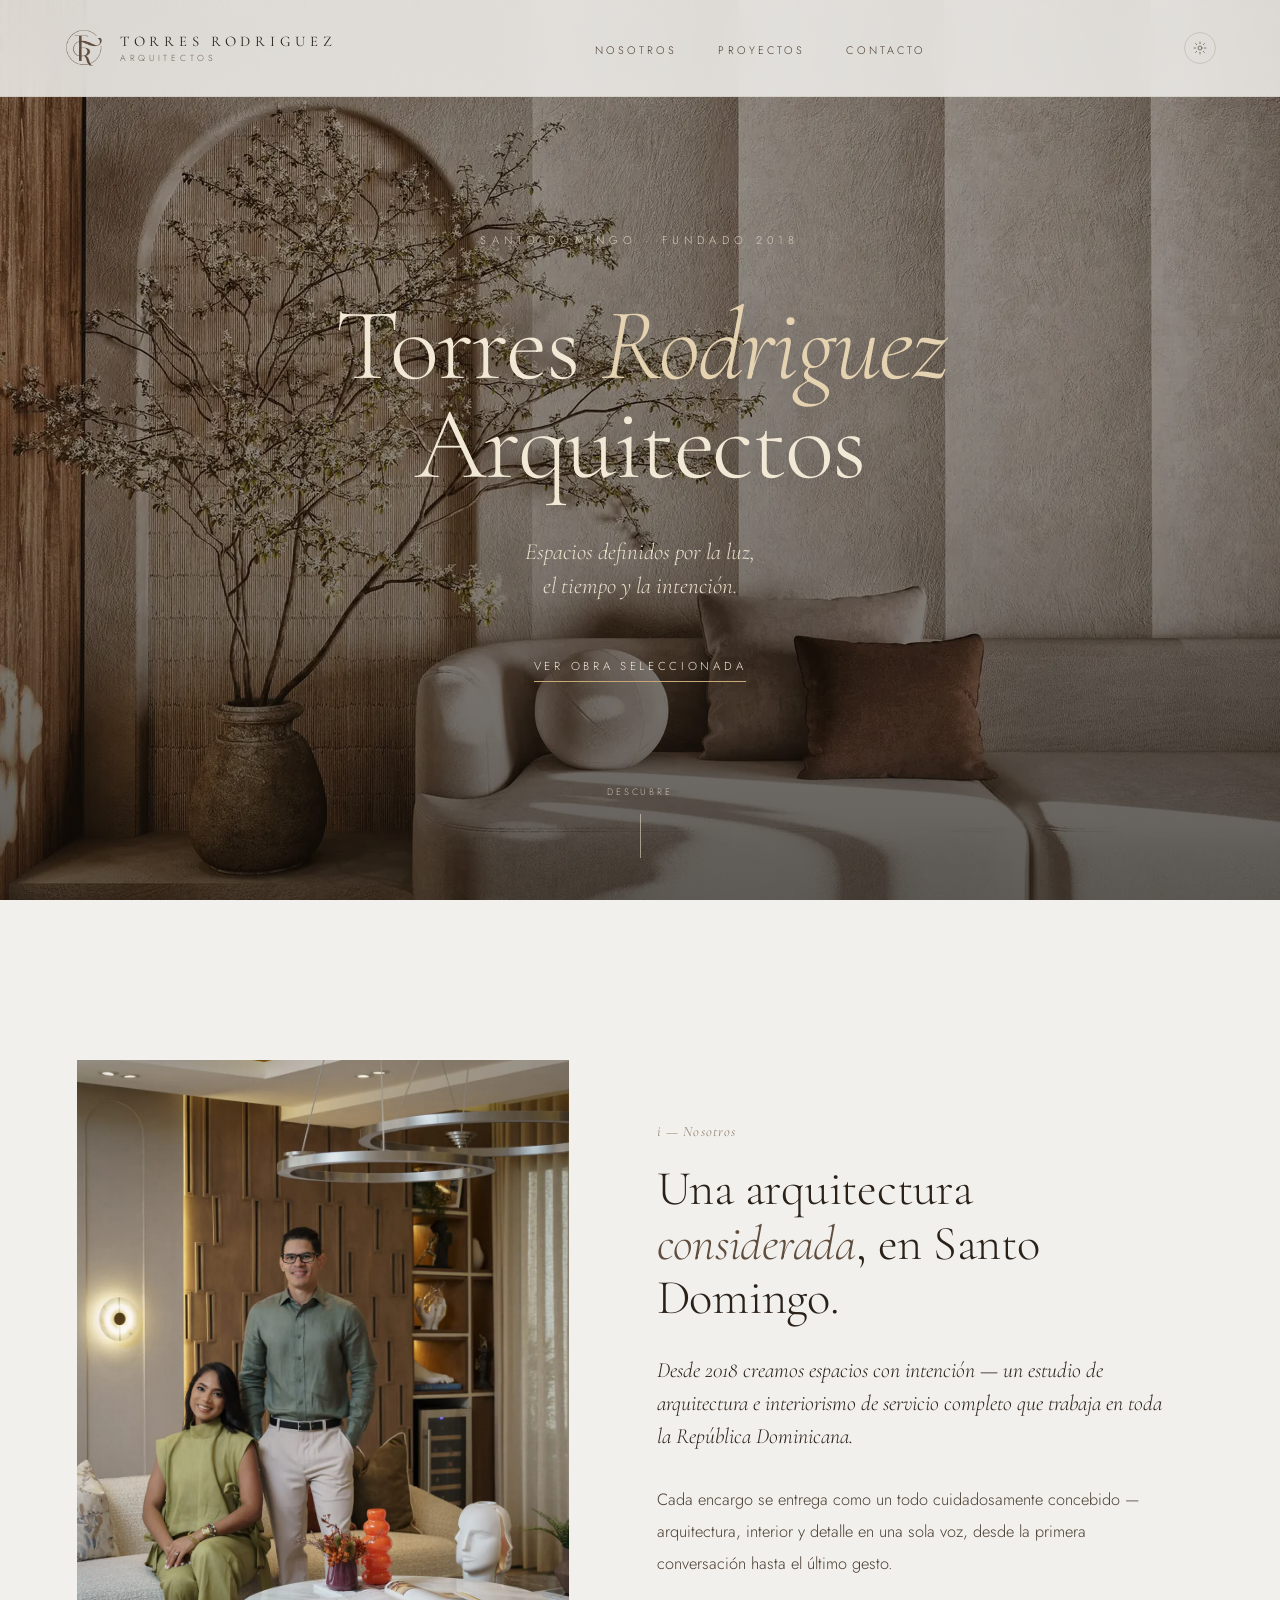
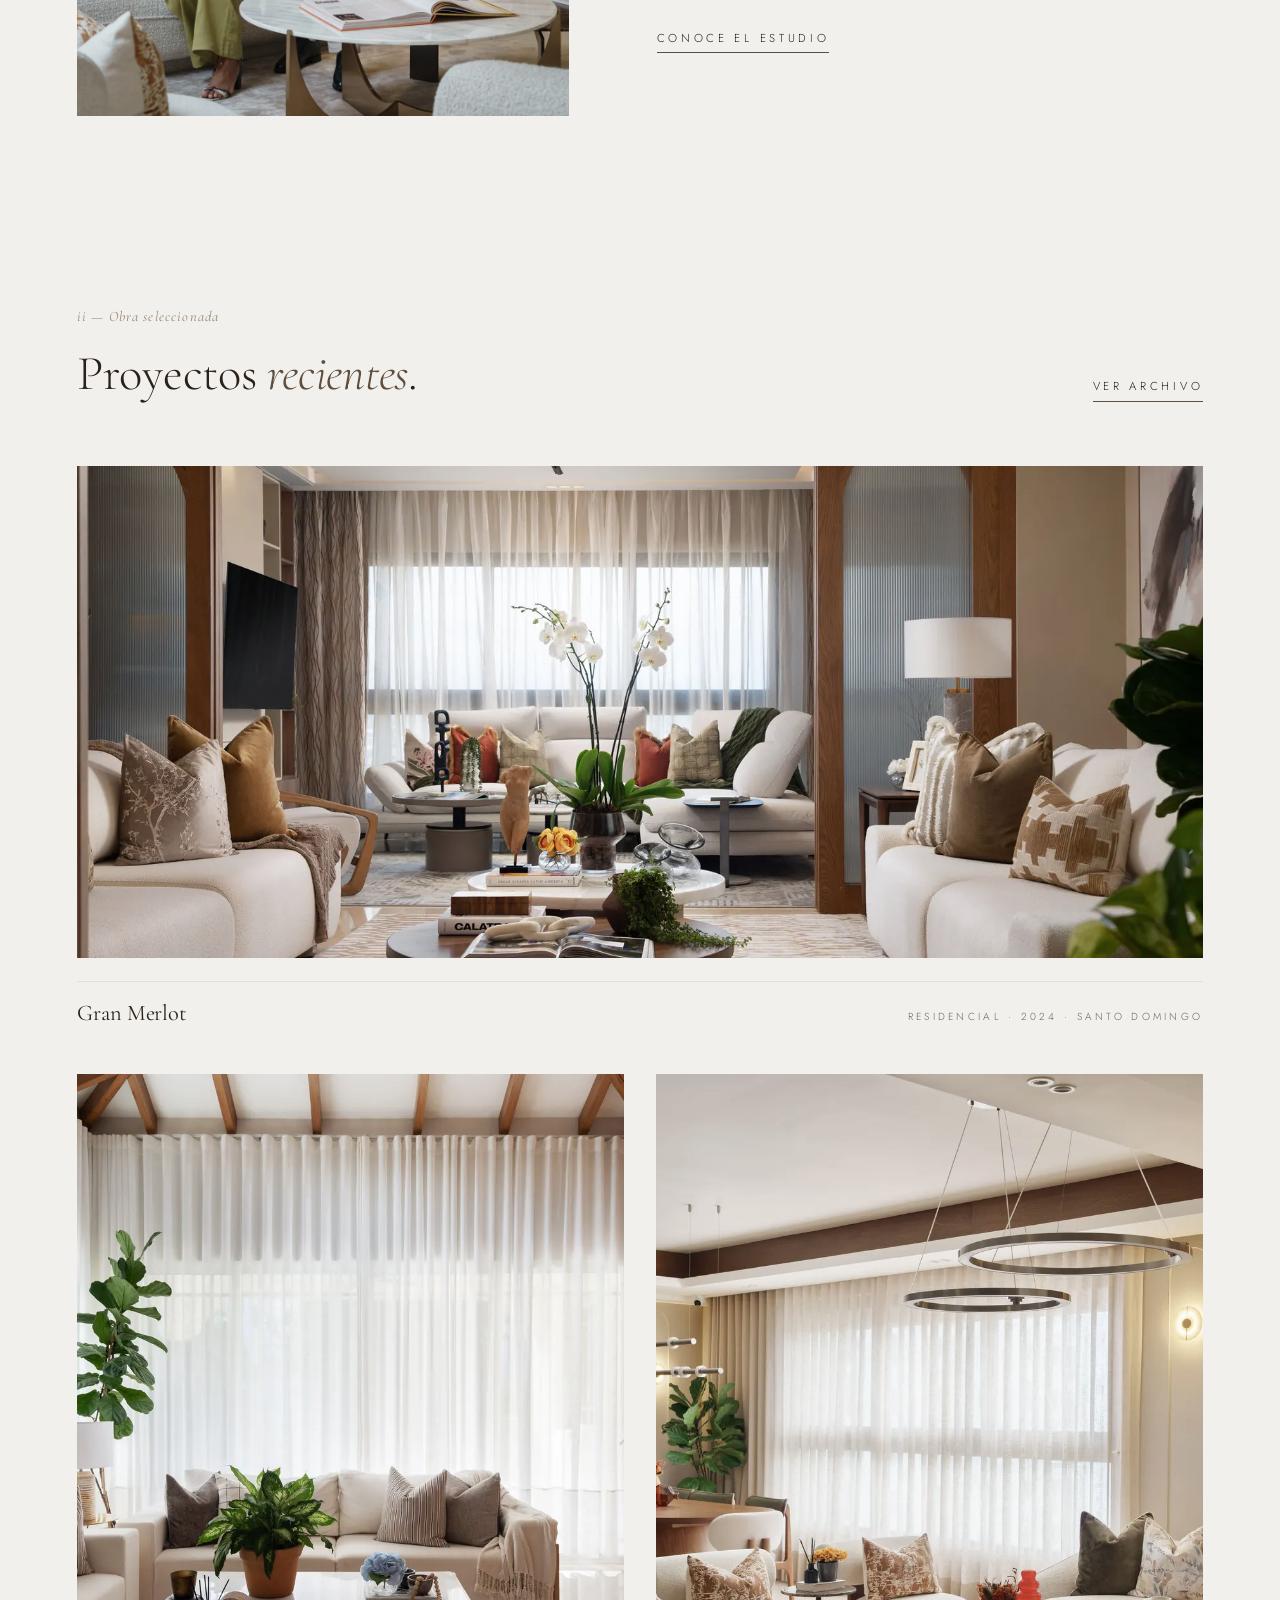
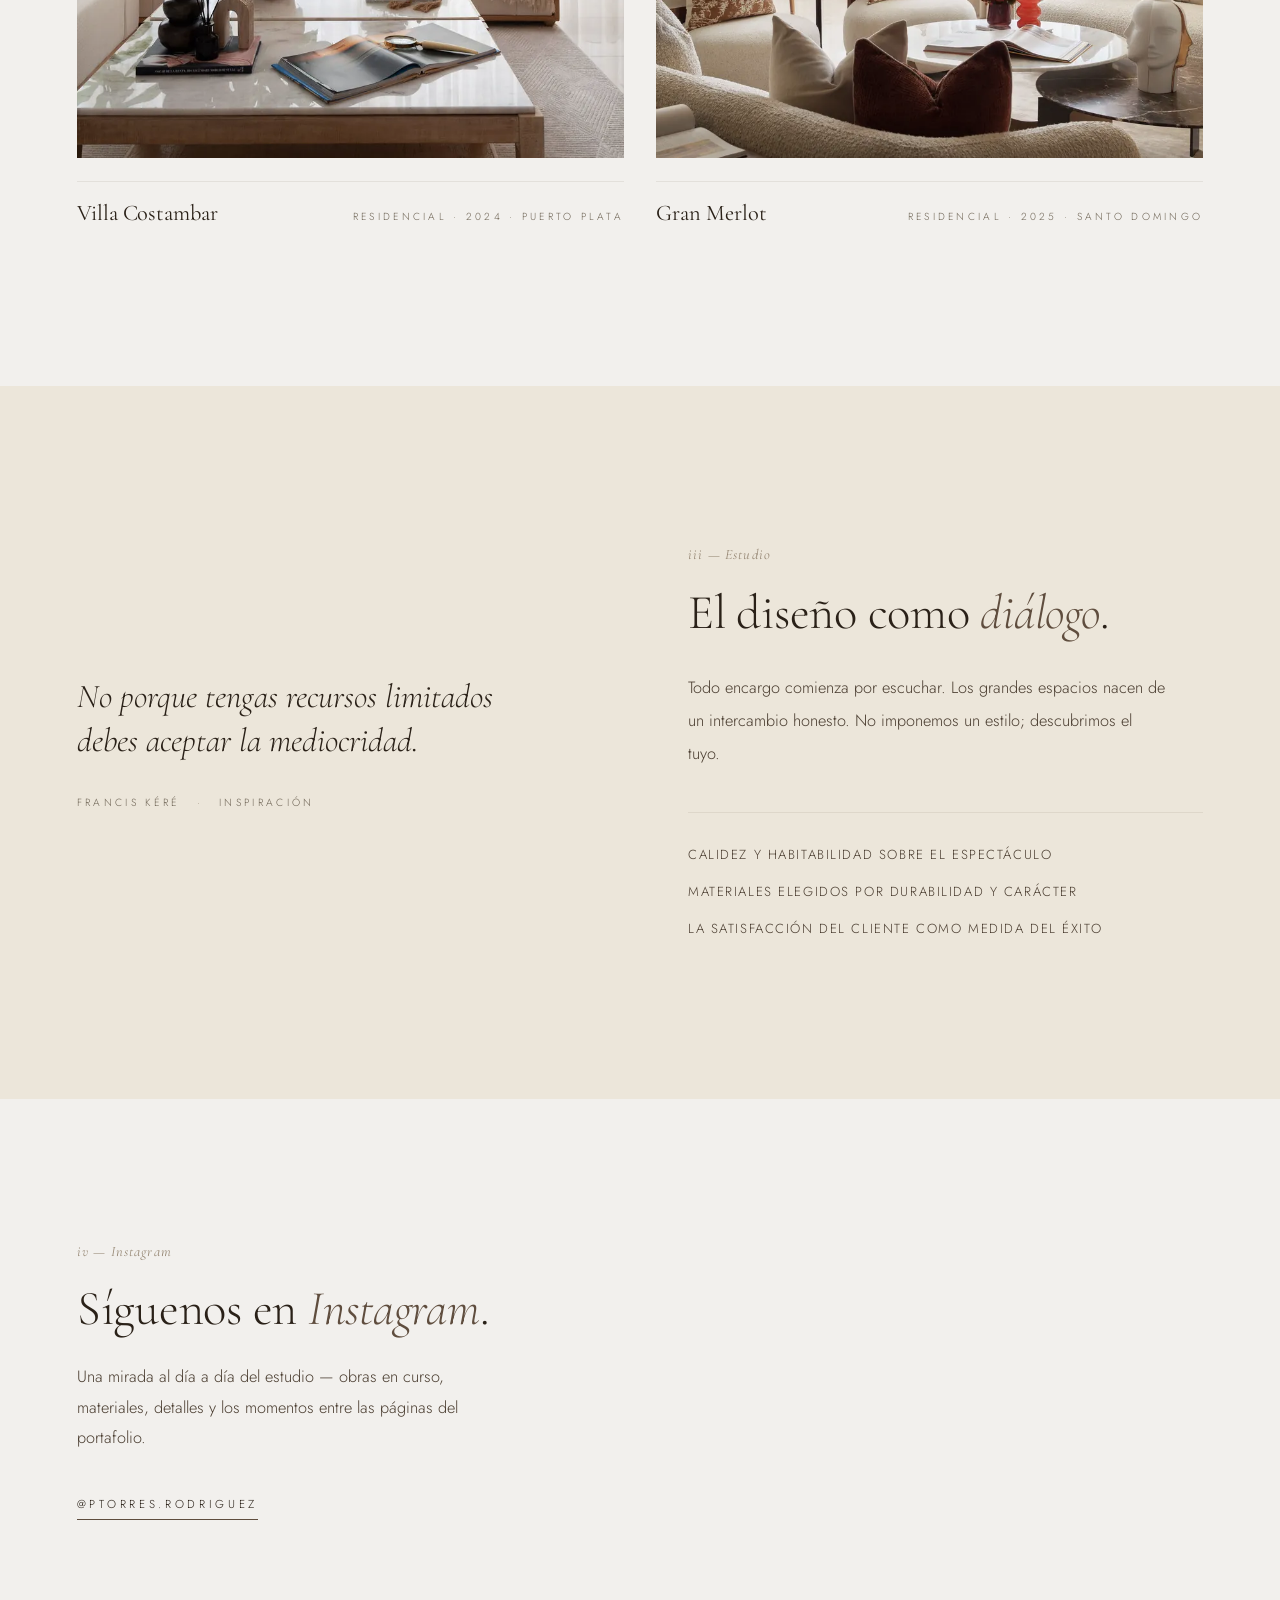
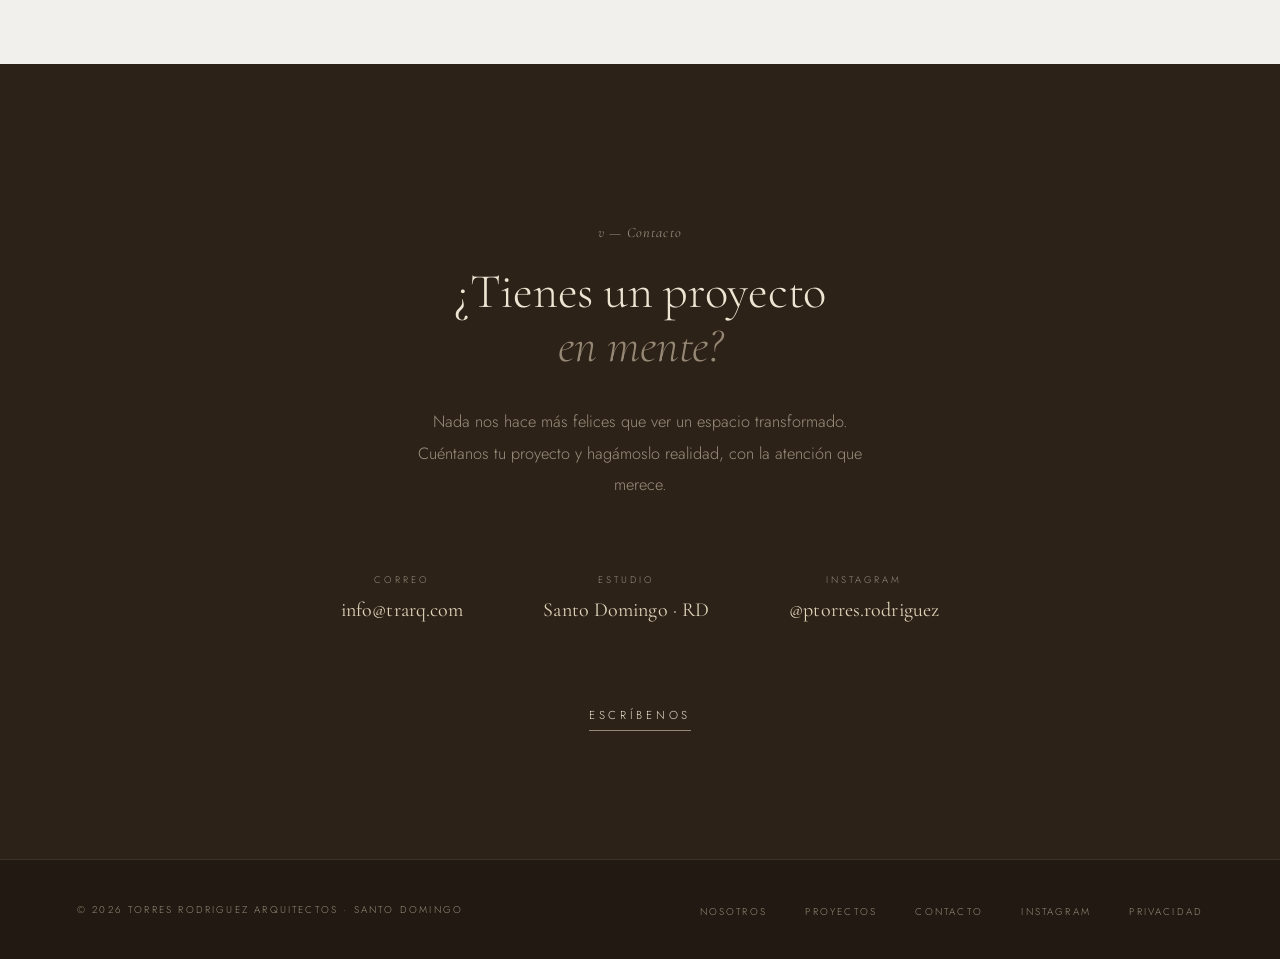
<file: index.html>
<!DOCTYPE html>
<html lang="es">
<head>
<meta charset="UTF-8">
<meta name="viewport" content="width=device-width, initial-scale=1.0">
<!-- Apply saved dark theme before first paint (avoids a light flash) -->
<script>try{if(localStorage.getItem('tr-theme')==='dark')document.documentElement.setAttribute('data-theme','dark')}catch(e){}</script>
<!-- Google Tag Manager -->
<script>(function(w,d,s,l,i){w[l]=w[l]||[];w[l].push({'gtm.start':
new Date().getTime(),event:'gtm.js'});var f=d.getElementsByTagName(s)[0],
j=d.createElement(s),dl=l!='dataLayer'?'&l='+l:'';j.async=true;j.src=
'https://www.googletagmanager.com/gtm.js?id='+i+dl;f.parentNode.insertBefore(j,f);
})(window,document,'script','dataLayer','GTM-M3QBFN9B');</script>
<!-- End Google Tag Manager -->
<link rel="icon" href="favicon.ico" sizes="any">
<link rel="icon" type="image/png" sizes="32x32" href="assets/img/favicon-32.png">
<link rel="icon" type="image/png" sizes="16x16" href="assets/img/favicon-16.png">
<link rel="apple-touch-icon" href="assets/img/apple-touch-icon.png">
<title>Torres Rodriguez Arquitectos | Arquitectura, Interiorismo & Remodelación en Santo Domingo</title>
<meta name="description" content="Estudio de arquitectura, interiorismo y remodelación en Santo Domingo. Diseñamos residencias e interiores de servicio completo en toda la República Dominicana.">
<meta name="keywords" content="arquitectos santo domingo, arquitectura, interiorismo, diseño de interiores, remodelación, decoración de interiores, arquitectura residencial, diseño comercial, república dominicana, torres rodriguez arquitectos">
<link rel="preconnect" href="https://fonts.googleapis.com">
<link rel="preconnect" href="https://fonts.gstatic.com" crossorigin>
<link href="https://fonts.googleapis.com/css2?family=Cormorant+Garamond:ital,wght@0,300;0,400;1,300;1,400&family=Jost:wght@300;400&display=swap" rel="stylesheet">
<link rel="canonical" href="https://trarq.com/">
<meta name="author" content="Torres Rodriguez Arquitectos">
<meta name="theme-color" content="#F2F0ED" media="(prefers-color-scheme: light)">
<meta name="theme-color" content="#1E1812" media="(prefers-color-scheme: dark)">
<!-- Open Graph -->
<meta property="og:type" content="website">
<meta property="og:site_name" content="Torres Rodriguez Arquitectos">
<meta property="og:locale" content="es_DO">
<meta property="og:title" content="Torres Rodriguez Arquitectos | Arquitectura, Interiorismo & Remodelación en Santo Domingo">
<meta property="og:description" content="Estudio de arquitectura, interiorismo y remodelación en Santo Domingo. Diseñamos residencias e interiores de servicio completo en toda la República Dominicana.">
<meta property="og:url" content="https://trarq.com/">
<meta property="og:image" content="https://trarq.com/assets/img/og-image.png">
<meta property="og:image:width" content="1200">
<meta property="og:image:height" content="630">
<meta property="og:image:alt" content="Torres Rodriguez Arquitectos — Arquitectura & Diseño Interior">
<!-- Twitter -->
<meta name="twitter:card" content="summary_large_image">
<meta name="twitter:title" content="Torres Rodriguez Arquitectos | Arquitectura, Interiorismo & Remodelación en Santo Domingo">
<meta name="twitter:description" content="Estudio de arquitectura, interiorismo y remodelación en Santo Domingo. Diseñamos residencias e interiores de servicio completo en toda la República Dominicana.">
<meta name="twitter:image" content="https://trarq.com/assets/img/og-image.png">
<script type="application/ld+json">
{
  "@context": "https://schema.org",
  "@type": "ProfessionalService",
  "@id": "https://trarq.com/#estudio",
  "name": "Torres Rodriguez Arquitectos",
  "description": "Estudio de arquitectura y diseño interior de servicio completo en Santo Domingo, fundado en 2018.",
  "url": "https://trarq.com/",
  "logo": "https://trarq.com/assets/img/apple-touch-icon.png",
  "image": "https://trarq.com/assets/img/og-image.png",
  "telephone": "+1-829-637-7225",
  "email": "info@trarq.com",
  "foundingDate": "2018",
  "address": {
    "@type": "PostalAddress",
    "streetAddress": "C/ Rotonda Central 2 No. 5, Alma Rosa II",
    "addressLocality": "Santo Domingo Este",
    "addressCountry": "DO"
  },
  "areaServed": "República Dominicana",
  "sameAs": ["https://instagram.com/ptorres.rodriguez"],
  "hasOfferCatalog": {
    "@type": "OfferCatalog",
    "name": "Servicios",
    "itemListElement": [
      { "@type": "Offer", "itemOffered": { "@type": "Service", "name": "Diseño arquitectónico" } },
      { "@type": "Offer", "itemOffered": { "@type": "Service", "name": "Diseño de interiores" } },
      { "@type": "Offer", "itemOffered": { "@type": "Service", "name": "Remodelación" } },
      { "@type": "Offer", "itemOffered": { "@type": "Service", "name": "Estilismo de espacio" } },
      { "@type": "Offer", "itemOffered": { "@type": "Service", "name": "Personal shopper" } },
      { "@type": "Offer", "itemOffered": { "@type": "Service", "name": "Gestión de proyectos" } }
    ]
  }
}
</script>
<link rel="stylesheet" href="assets/css/styles.css">
</head>
<body>
<!-- Google Tag Manager (noscript) -->
<noscript><iframe src="https://www.googletagmanager.com/ns.html?id=GTM-M3QBFN9B"
height="0" width="0" style="display:none;visibility:hidden"></iframe></noscript>
<!-- End Google Tag Manager (noscript) -->
<a class="skip-link" href="#main">Saltar al contenido</a>
<nav>
  <button class="nav-hamburger" id="navToggle" aria-label="Abrir menú" aria-expanded="false" type="button"><span></span><span></span><span></span></button>
  <a href="index.html" class="nav-logo" aria-label="Torres Rodriguez Arquitectos — Inicio">
    <span class="logo-mark" aria-hidden="true"></span>
    <span class="logo-text">
      Torres Rodriguez
      <span class="logo-text-sub">Arquitectos</span>
    </span>
  </a>
  <ul class="nav-links">
    <li><a href="about.html">Nosotros</a></li>
    <li><a href="gallery.html">Proyectos</a></li>
    <li><a href="contact.html">Contacto</a></li>
  </ul>
  <div class="nav-right">
    <button class="theme-toggle" id="themeToggle" aria-label="Cambiar tema" type="button">
      <svg class="icon-sun" viewBox="0 0 24 24" aria-hidden="true">
        <circle cx="12" cy="12" r="3.4"/>
        <line x1="12" y1="2" x2="12" y2="4.5"/>
        <line x1="12" y1="19.5" x2="12" y2="22"/>
        <line x1="4.5" y1="4.5" x2="6.3" y2="6.3"/>
        <line x1="17.7" y1="17.7" x2="19.5" y2="19.5"/>
        <line x1="2" y1="12" x2="4.5" y2="12"/>
        <line x1="19.5" y1="12" x2="22" y2="12"/>
        <line x1="4.5" y1="19.5" x2="6.3" y2="17.7"/>
        <line x1="17.7" y1="6.3" x2="19.5" y2="4.5"/>
      </svg>
      <svg class="icon-moon" viewBox="0 0 24 24" aria-hidden="true">
        <path d="M21 12.6A8.5 8.5 0 1 1 11.4 3 6.6 6.6 0 0 0 21 12.6z"/>
      </svg>
    </button>
  </div>
</nav>
<div class="nav-mobile" id="navMobile" inert>
  <ul class="nav-mobile-links">
    <li><a href="about.html">Nosotros</a></li>
    <li><a href="gallery.html">Proyectos</a></li>
    <li><a href="contact.html">Contacto</a></li>
  </ul>
</div>

<main id="main" tabindex="-1">
<section class="hero">
  <picture class="hero-media">
    <source type="image/webp"
            srcset="assets/img/hero-1280.webp 1280w, assets/img/hero-1920.webp 1920w"
            sizes="(orientation: portrait) 100vh, 100vw">
    <img src="assets/img/hero.jpg" alt="" width="1920" height="1920" fetchpriority="high">
  </picture>
  <div class="hero-content">
    <p class="hero-eyebrow">Santo Domingo · Fundado 2018</p>
    <h1 class="hero-name">
      Torres <em>Rodriguez</em><br>
      Arquitectos
    </h1>
    <p class="hero-tagline">
      Espacios definidos por la luz,<br>
      el tiempo y la intención.
    </p>
    <div class="hero-actions">
      <a href="#projects" class="link-underline">Ver obra seleccionada</a>
    </div>
  </div>
  <div class="hero-scroll" aria-hidden="true">
    <span class="hero-scroll-label">Descubre</span>
    <span class="hero-scroll-line"></span>
  </div>
</section>

<section class="about" id="about">
  <div class="about-grid">
    <div class="about-visual reveal">
      <picture>
        <source type="image/webp" srcset="assets/img/home-nosotros.webp">
        <img class="about-visual-img" src="assets/img/home-nosotros.jpg" alt="Estudio Torres Rodriguez Arquitectos, Santo Domingo" loading="lazy" width="1200" height="1500">
      </picture>
    </div>
    <div class="about-text reveal reveal-d1">
      <span class="section-index">i — Nosotros</span>
      <h2 class="section-title">Una arquitectura <em>considerada</em>, en Santo Domingo.</h2>
      <p class="about-lede">
        Desde 2018 creamos espacios con intención — un estudio de arquitectura e
        interiorismo de servicio completo que trabaja en toda la República Dominicana.
      </p>
      <p class="about-body">
        Cada encargo se entrega como un todo cuidadosamente concebido — arquitectura,
        interior y detalle en una sola voz, desde la primera conversación hasta el
        último gesto.
      </p>
      <a href="about.html" class="link-underline">Conoce el estudio</a>
    </div>
  </div>
</section>

<section class="portfolio" id="projects">
  <header class="portfolio-head reveal">
    <div>
      <span class="section-index">ii — Obra seleccionada</span>
      <h2 class="section-title">Proyectos <em>recientes</em>.</h2>
    </div>
    <a href="gallery.html" class="link-underline">Ver archivo</a>
  </header>
  <div class="portfolio-grid">
    <article class="project is-feature reveal">
      <a href="gallery.html" class="project-link">
        <div class="project-img">
          <picture>
            <source type="image/webp" srcset="assets/img/projects/merlot/01-salon.webp">
            <img src="assets/img/projects/merlot/01-salon.jpg"
               alt="Gran Merlot — sala principal, Santo Domingo"
               loading="lazy" width="1600" height="1066">
          </picture>
        </div>
        <div class="project-meta">
          <span class="project-name">Gran Merlot</span>
          <span class="project-tag"><span class="project-info">Residencial · 2024</span><span class="project-loc">Santo Domingo</span></span>
        </div>
      </a>
    </article>
    <article class="project reveal">
      <a href="gallery.html" class="project-link">
        <div class="project-img">
          <picture>
            <source type="image/webp" srcset="assets/img/projects/costambar/01-living.webp">
            <img src="assets/img/projects/costambar/01-living.jpg"
               alt="Villa Costambar — sala de estar, Puerto Plata"
               loading="lazy" width="1600" height="1066">
          </picture>
        </div>
        <div class="project-meta">
          <span class="project-name">Villa Costambar</span>
          <span class="project-tag"><span class="project-info">Residencial · 2024</span><span class="project-loc">Puerto Plata</span></span>
        </div>
      </a>
    </article>
    <article class="project reveal reveal-d1">
      <a href="gallery.html" class="project-link">
        <div class="project-img">
          <picture>
            <source type="image/webp" srcset="assets/img/projects/merlot25/04-panoramic.webp">
            <img src="assets/img/projects/merlot25/04-panoramic.jpg"
               alt="Gran Merlot — vista panorámica, Santo Domingo"
               loading="lazy" width="1600" height="1066">
          </picture>
        </div>
        <div class="project-meta">
          <span class="project-name">Gran Merlot</span>
          <span class="project-tag"><span class="project-info">Residencial · 2025</span><span class="project-loc">Santo Domingo</span></span>
        </div>
      </a>
    </article>
  </div>
</section>

<section class="philosophy" id="studio">
  <div class="reveal">
    <p class="quote">No porque tengas recursos limitados<br>debes aceptar la mediocridad.</p>
    <p class="quote-attr">Francis Kéré <span class="quote-attr-sep">·</span> Inspiración</p>
  </div>
  <div class="reveal reveal-d1">
    <span class="section-index">iii — Estudio</span>
    <h2 class="section-title">El diseño como <em>diálogo</em>.</h2>
    <p class="phil-text">
      Todo encargo comienza por escuchar. Los grandes espacios nacen de un intercambio
      honesto. No imponemos un estilo; descubrimos el tuyo.
    </p>
    <div class="values">
      <span class="value">Calidez y habitabilidad sobre el espectáculo</span>
      <span class="value">Materiales elegidos por durabilidad y carácter</span>
      <span class="value">La satisfacción del cliente como medida del éxito</span>
    </div>
  </div>
</section>

<section class="insta" id="instagram">
  <div class="insta-row">
    <div class="insta-copy reveal">
      <span class="section-index">iv — Instagram</span>
      <h2 class="section-title">Síguenos en <em>Instagram</em>.</h2>
      <p class="insta-sub">
        Una mirada al día a día del estudio — obras en curso, materiales,
        detalles y los momentos entre las páginas del portafolio.
      </p>
      <a href="https://instagram.com/ptorres.rodriguez" target="_blank" rel="noopener" class="link-underline">@ptorres.rodriguez</a>
    </div>
    <div class="insta-grid reveal reveal-d1">
      <behold-widget feed-id="PR2sneBSZZ4QFxD5J7KF"></behold-widget>
    </div>
  </div>
</section>

<section class="contact" id="contact">
  <span class="section-index reveal">v — Contacto</span>
  <h2 class="section-title reveal">¿Tienes un proyecto<br><em>en mente?</em></h2>
  <p class="contact-sub reveal reveal-d1">
    Nada nos hace más felices que ver un espacio transformado. Cuéntanos tu
    proyecto y hagámoslo realidad, con la atención que merece.
  </p>
  <div class="contact-details reveal reveal-d2">
    <div>
      <div class="contact-detail-label">Correo</div>
      <div class="contact-detail-val"><a href="mailto:info@trarq.com">info@trarq.com</a></div>
    </div>
    <div>
      <div class="contact-detail-label">Estudio</div>
      <div class="contact-detail-val"><a href="https://maps.app.goo.gl/zcUSdXYABk4LfeQC6" target="_blank" rel="noopener">Santo Domingo · RD</a></div>
    </div>
    <div>
      <div class="contact-detail-label">Instagram</div>
      <div class="contact-detail-val"><a href="https://instagram.com/ptorres.rodriguez" target="_blank" rel="noopener">@ptorres.rodriguez</a></div>
    </div>
  </div>
  <a href="contact.html" class="link-underline reveal reveal-d3">Escríbenos</a>
</section>

</main>

<footer>
  <p>© 2026 Torres Rodriguez Arquitectos · Santo Domingo</p>
  <ul class="footer-links">
    <li><a href="about.html">Nosotros</a></li>
    <li><a href="gallery.html">Proyectos</a></li>
    <li><a href="contact.html">Contacto</a></li>
    <li><a href="https://instagram.com/ptorres.rodriguez" target="_blank" rel="noopener">Instagram</a></li>
    <li><a href="privacy.html">Privacidad</a></li>
  </ul>
</footer>

<script src="assets/js/main.js"></script>
</body>
</html>
</file>
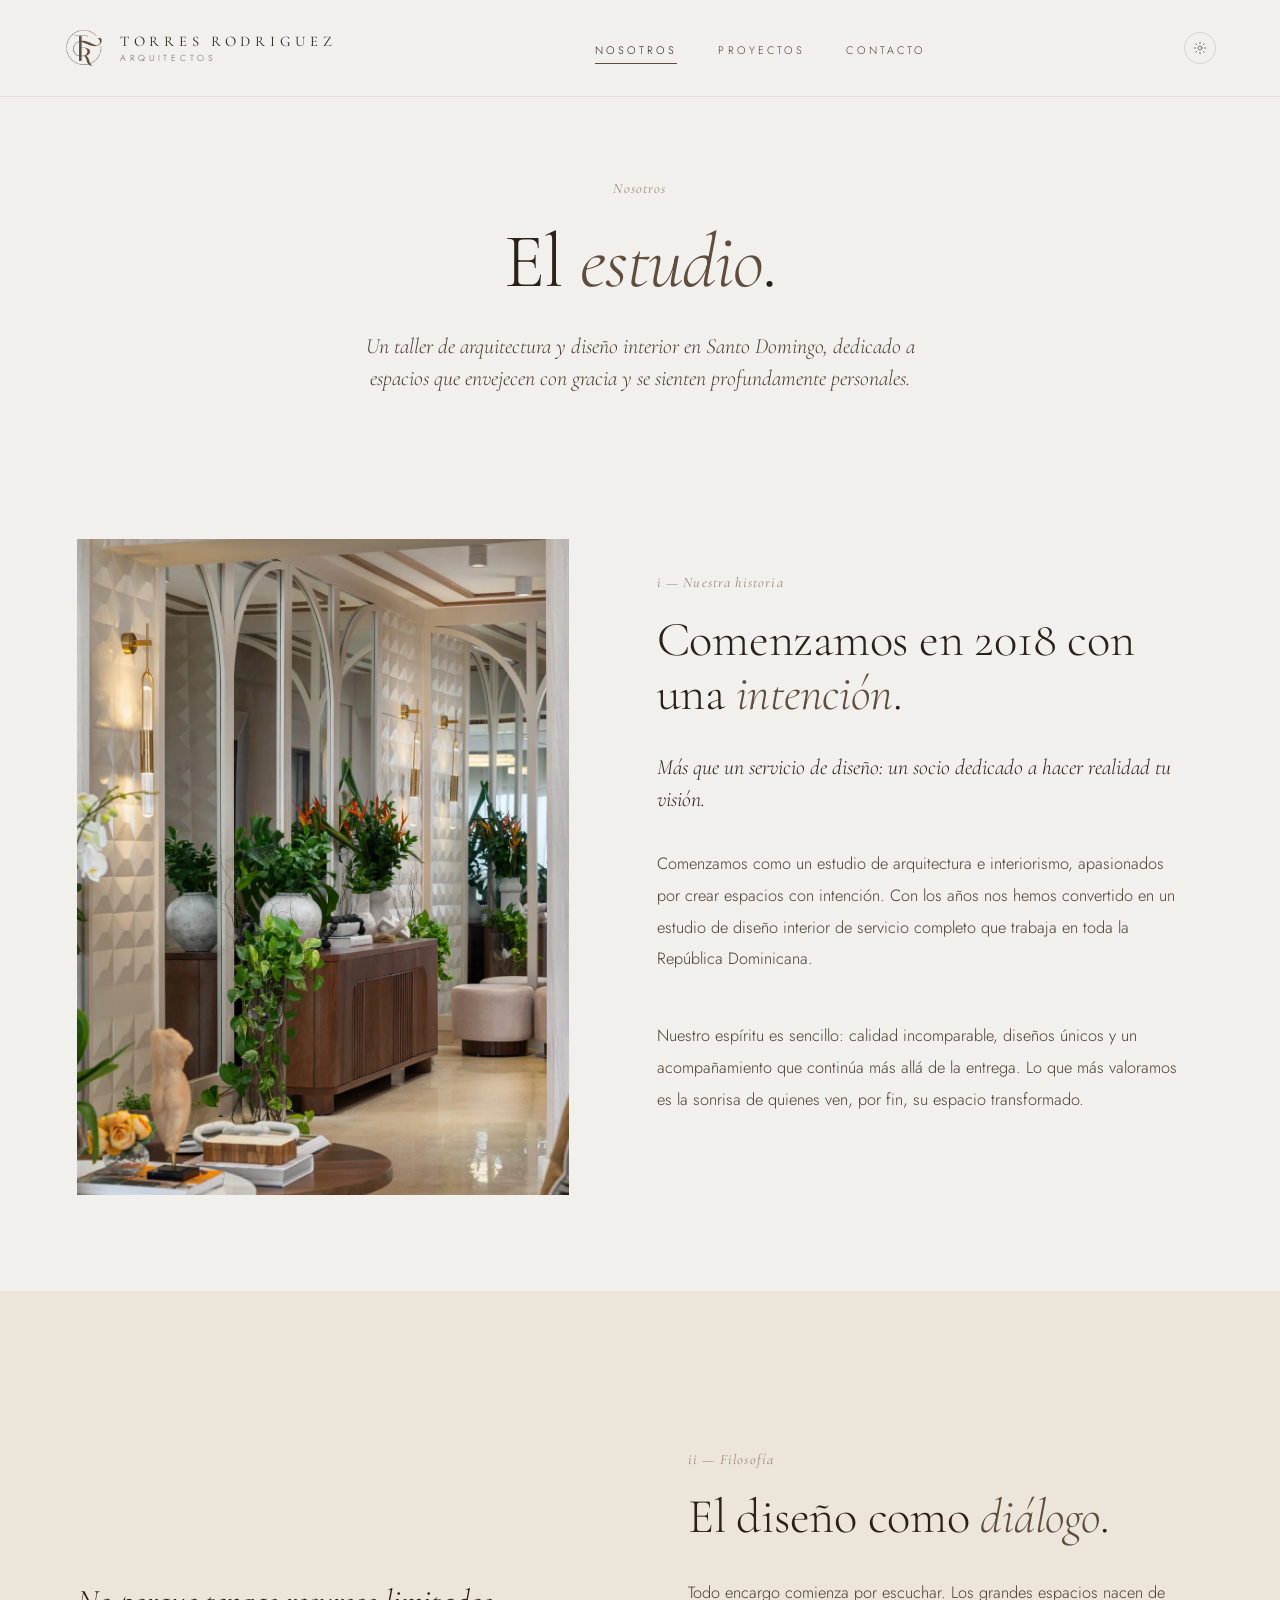
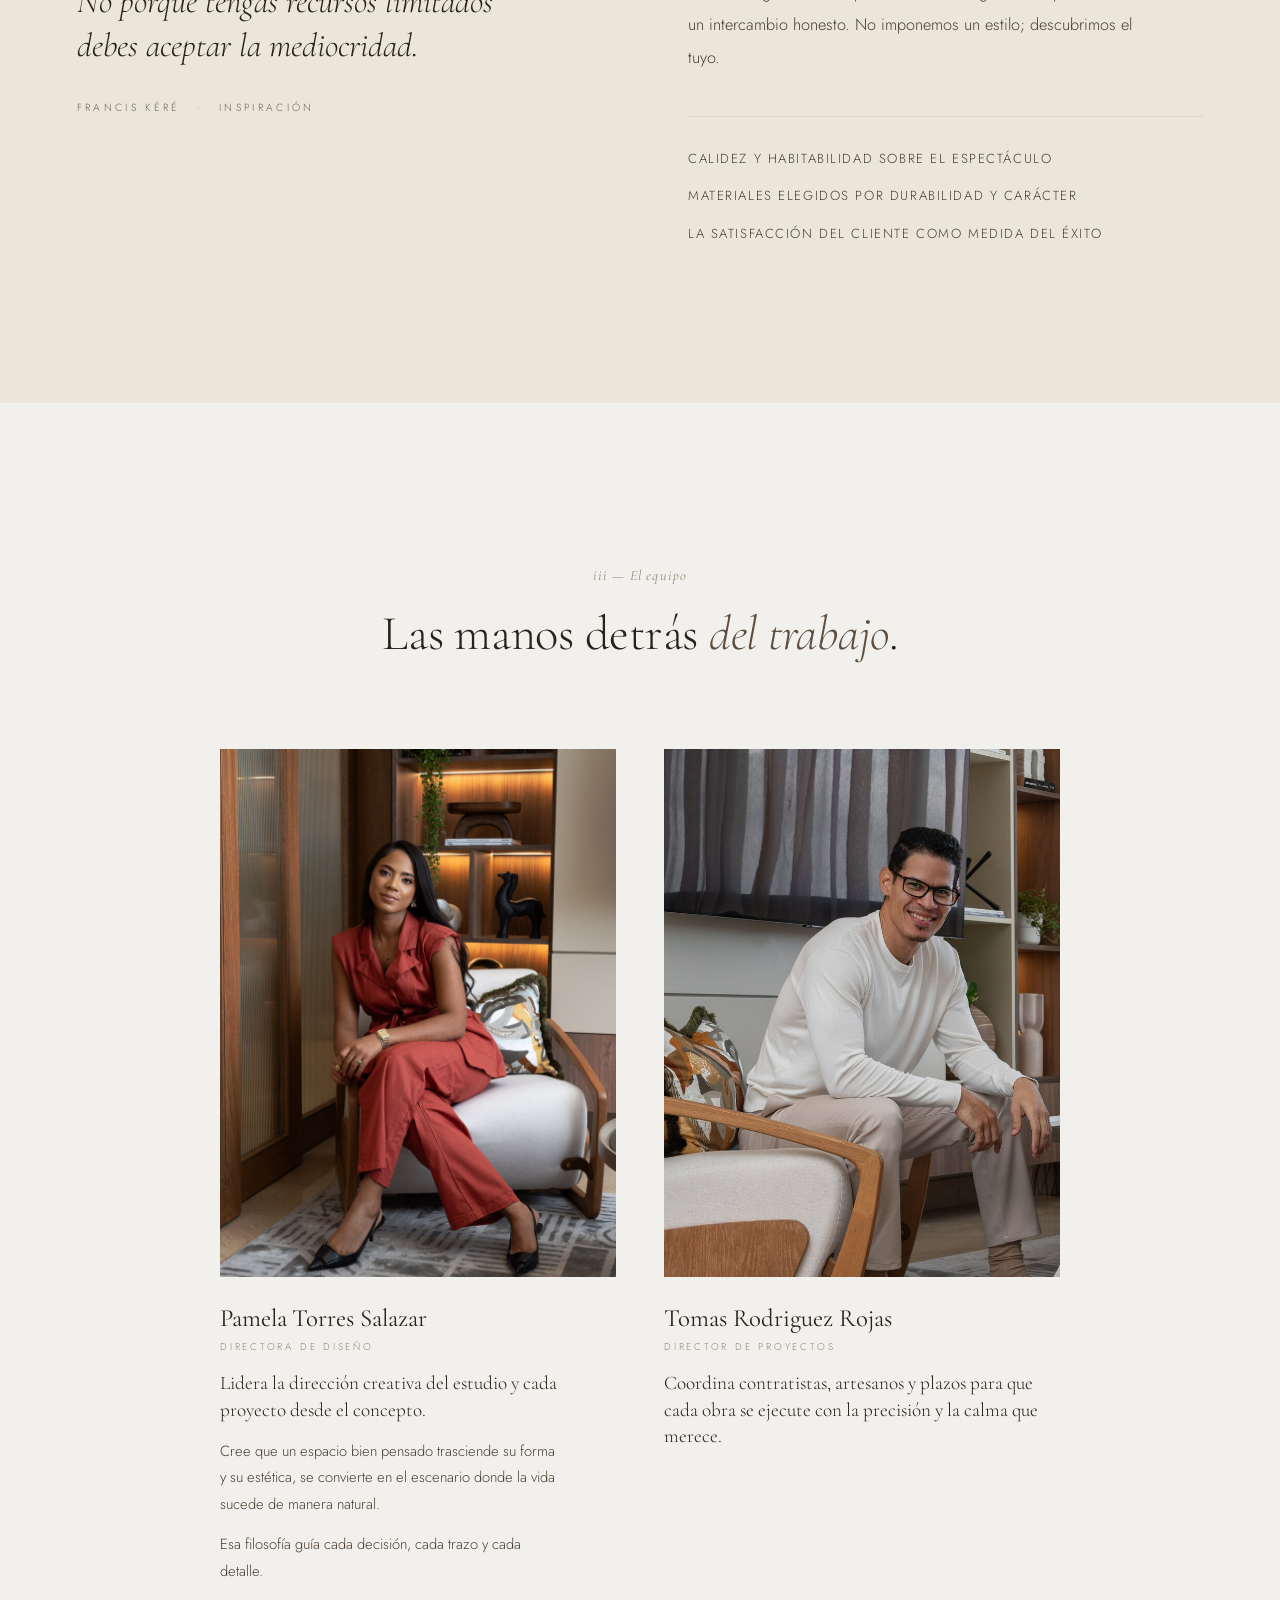
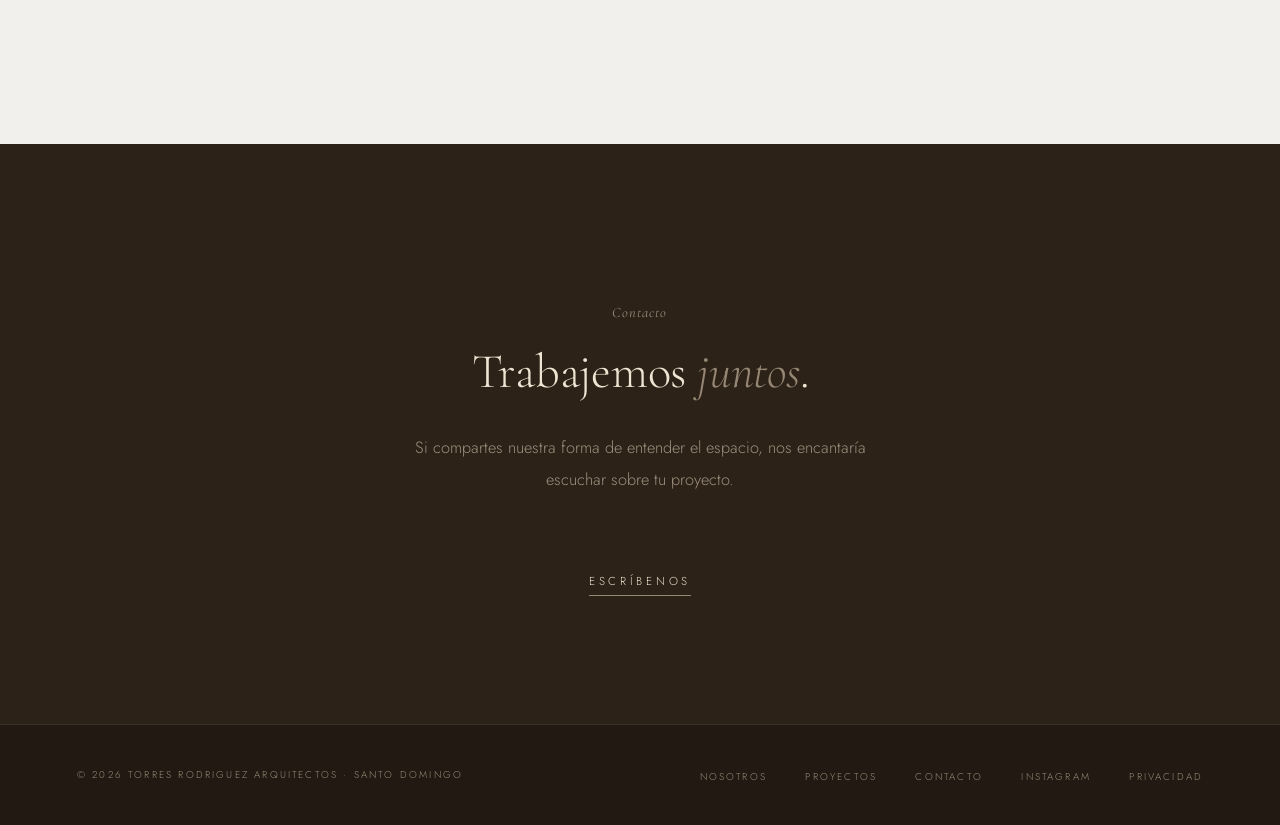
<file: about.html>
<!DOCTYPE html>
<html lang="es">
<head>
<meta charset="UTF-8">
<meta name="viewport" content="width=device-width, initial-scale=1.0">
<!-- Apply saved dark theme before first paint (avoids a light flash) -->
<script>try{if(localStorage.getItem('tr-theme')==='dark')document.documentElement.setAttribute('data-theme','dark')}catch(e){}</script>
<!-- Google Tag Manager -->
<script>(function(w,d,s,l,i){w[l]=w[l]||[];w[l].push({'gtm.start':
new Date().getTime(),event:'gtm.js'});var f=d.getElementsByTagName(s)[0],
j=d.createElement(s),dl=l!='dataLayer'?'&l='+l:'';j.async=true;j.src=
'https://www.googletagmanager.com/gtm.js?id='+i+dl;f.parentNode.insertBefore(j,f);
})(window,document,'script','dataLayer','GTM-M3QBFN9B');</script>
<!-- End Google Tag Manager -->
<link rel="icon" href="favicon.ico" sizes="any">
<link rel="icon" type="image/png" sizes="32x32" href="assets/img/favicon-32.png">
<link rel="icon" type="image/png" sizes="16x16" href="assets/img/favicon-16.png">
<link rel="apple-touch-icon" href="assets/img/apple-touch-icon.png">
<title>Nosotros — Torres Rodriguez Arquitectos | Estudio de Arquitectura e Interiorismo en Santo Domingo</title>
<meta name="description" content="Conoce a Torres Rodriguez Arquitectos: estudio de arquitectura, interiorismo y remodelación de servicio completo en Santo Domingo, fundado en 2018.">
<meta name="keywords" content="torres rodriguez arquitectos, estudio de arquitectura, equipo de diseño, arquitectos santo domingo, interiorismo, nosotros, sobre nosotros">
<link rel="preconnect" href="https://fonts.googleapis.com">
<link rel="preconnect" href="https://fonts.gstatic.com" crossorigin>
<link href="https://fonts.googleapis.com/css2?family=Cormorant+Garamond:ital,wght@0,300;0,400;1,300;1,400&family=Jost:wght@300;400&display=swap" rel="stylesheet">
<link rel="canonical" href="https://trarq.com/about.html">
<meta name="author" content="Torres Rodriguez Arquitectos">
<meta name="theme-color" content="#F2F0ED" media="(prefers-color-scheme: light)">
<meta name="theme-color" content="#1E1812" media="(prefers-color-scheme: dark)">
<!-- Open Graph -->
<meta property="og:type" content="website">
<meta property="og:site_name" content="Torres Rodriguez Arquitectos">
<meta property="og:locale" content="es_DO">
<meta property="og:title" content="Nosotros — Torres Rodriguez Arquitectos | Estudio de Arquitectura e Interiorismo en Santo Domingo">
<meta property="og:description" content="Conoce a Torres Rodriguez Arquitectos: estudio de arquitectura, interiorismo y remodelación de servicio completo en Santo Domingo, fundado en 2018.">
<meta property="og:url" content="https://trarq.com/about.html">
<meta property="og:image" content="https://trarq.com/assets/img/og-image.png">
<meta property="og:image:width" content="1200">
<meta property="og:image:height" content="630">
<meta property="og:image:alt" content="Torres Rodriguez Arquitectos — Arquitectura & Diseño Interior">
<!-- Twitter -->
<meta name="twitter:card" content="summary_large_image">
<meta name="twitter:title" content="Nosotros — Torres Rodriguez Arquitectos | Estudio de Arquitectura e Interiorismo en Santo Domingo">
<meta name="twitter:description" content="Conoce a Torres Rodriguez Arquitectos: estudio de arquitectura, interiorismo y remodelación de servicio completo en Santo Domingo, fundado en 2018.">
<meta name="twitter:image" content="https://trarq.com/assets/img/og-image.png">
<link rel="stylesheet" href="assets/css/styles.css">
</head>
<body>
<!-- Google Tag Manager (noscript) -->
<noscript><iframe src="https://www.googletagmanager.com/ns.html?id=GTM-M3QBFN9B"
height="0" width="0" style="display:none;visibility:hidden"></iframe></noscript>
<!-- End Google Tag Manager (noscript) -->
<a class="skip-link" href="#main">Saltar al contenido</a>

<nav>
  <button class="nav-hamburger" id="navToggle" aria-label="Abrir menú" aria-expanded="false" type="button"><span></span><span></span><span></span></button>
  <a href="index.html" class="nav-logo" aria-label="Torres Rodriguez Arquitectos — Inicio">
    <span class="logo-mark" aria-hidden="true"></span>
    <span class="logo-text">
      Torres Rodriguez
      <span class="logo-text-sub">Arquitectos</span>
    </span>
  </a>
  <ul class="nav-links">
    <li><a href="about.html" class="is-active">Nosotros</a></li>
    <li><a href="gallery.html">Proyectos</a></li>
    <li><a href="contact.html">Contacto</a></li>
  </ul>
  <div class="nav-right">
    <button class="theme-toggle" id="themeToggle" aria-label="Cambiar tema" type="button">
      <svg class="icon-sun" viewBox="0 0 24 24" aria-hidden="true">
        <circle cx="12" cy="12" r="3.4"/>
        <line x1="12" y1="2" x2="12" y2="4.5"/>
        <line x1="12" y1="19.5" x2="12" y2="22"/>
        <line x1="4.5" y1="4.5" x2="6.3" y2="6.3"/>
        <line x1="17.7" y1="17.7" x2="19.5" y2="19.5"/>
        <line x1="2" y1="12" x2="4.5" y2="12"/>
        <line x1="19.5" y1="12" x2="22" y2="12"/>
        <line x1="4.5" y1="19.5" x2="6.3" y2="17.7"/>
        <line x1="17.7" y1="6.3" x2="19.5" y2="4.5"/>
      </svg>
      <svg class="icon-moon" viewBox="0 0 24 24" aria-hidden="true">
        <path d="M21 12.6A8.5 8.5 0 1 1 11.4 3 6.6 6.6 0 0 0 21 12.6z"/>
      </svg>
    </button>
  </div>
</nav>
<div class="nav-mobile" id="navMobile" inert>
  <ul class="nav-mobile-links">
    <li><a href="about.html" class="is-active">Nosotros</a></li>
    <li><a href="gallery.html">Proyectos</a></li>
    <li><a href="contact.html">Contacto</a></li>
  </ul>
</div>

<main id="main" tabindex="-1">
<header class="page-hero">
  <div class="page-hero-inner">
    <span class="section-index">Nosotros</span>
    <h1 class="page-hero-title">El <em>estudio</em>.</h1>
    <p class="page-hero-sub">
      Un taller de arquitectura y diseño interior en Santo Domingo, dedicado a
      espacios que envejecen con gracia y se sienten profundamente personales.
    </p>
  </div>
</header>

<section class="about">
  <div class="about-grid">
    <div class="about-visual reveal">
      <picture>
        <source type="image/webp" srcset="assets/img/projects/merlot/02-foyer.webp">
        <img class="about-visual-img" src="assets/img/projects/merlot/02-foyer.jpg"
           alt="Proyecto Gran Merlot — foyer, Torres Rodriguez Arquitectos"
           loading="lazy" width="1066" height="1600">
      </picture>
    </div>
    <div class="about-text reveal reveal-d1">
      <span class="section-index">i — Nuestra historia</span>
      <h2 class="section-title">Comenzamos en 2018 con una <em>intención</em>.</h2>
      <p class="about-lede">
        Más que un servicio de diseño: un socio dedicado a
        hacer realidad tu visión.
      </p>
      <p class="about-body">
        Comenzamos como un estudio de arquitectura e interiorismo, apasionados por
        crear espacios con intención. Con los años nos hemos convertido en un estudio
        de diseño interior de servicio completo que trabaja en toda la República Dominicana.
      </p>
      <p class="about-body">
        Nuestro espíritu es sencillo: calidad incomparable, diseños únicos y un
        acompañamiento que continúa más allá de la entrega. Lo que más valoramos
        es la sonrisa de quienes ven, por fin, su espacio transformado.
      </p>
    </div>
  </div>
</section>

<section class="philosophy" id="studio">
  <div class="reveal">
    <p class="quote">No porque tengas recursos limitados<br>debes aceptar la mediocridad.</p>
    <p class="quote-attr">Francis Kéré <span class="quote-attr-sep">·</span> Inspiración</p>
  </div>
  <div class="reveal reveal-d1">
    <span class="section-index">ii — Filosofía</span>
    <h2 class="section-title">El diseño como <em>diálogo</em>.</h2>
    <p class="phil-text">
      Todo encargo comienza por escuchar. Los grandes espacios nacen de un intercambio
      honesto. No imponemos un estilo; descubrimos el tuyo.
    </p>
    <div class="values">
      <span class="value">Calidez y habitabilidad sobre el espectáculo</span>
      <span class="value">Materiales elegidos por durabilidad y carácter</span>
      <span class="value">La satisfacción del cliente como medida del éxito</span>
    </div>
  </div>
</section>

<section class="team">
  <div class="team-head reveal">
    <span class="section-index">iii — El equipo</span>
    <h2 class="section-title">Las manos detrás <em>del trabajo</em>.</h2>
  </div>
  <div class="team-grid">
    <div class="team-member reveal">
      <div class="team-photo">
        <img class="team-photo-img" src="assets/img/team-portrait.jpg" alt="Pamela Torres Salazar, Directora de Diseño" loading="lazy" width="800" height="1200">
      </div>
      <h3 class="team-name">Pamela Torres Salazar</h3>
      <p class="team-role">Directora de Diseño</p>
      <p class="team-bio-lede">Lidera la dirección creativa del estudio y cada proyecto desde el concepto.</p>
      <p class="team-bio">Cree que un espacio bien pensado trasciende su forma y su estética, se convierte en el escenario donde la vida sucede de manera natural.</p>
      <p class="team-bio">Esa filosofía guía cada decisión, cada trazo y cada detalle.</p>
    </div>
    <div class="team-member reveal reveal-d1">
      <div class="team-photo">
        <img class="team-photo-img" src="assets/img/team-portrait2.jpg" alt="Tomas Rodriguez Rojas, Director de Proyectos" loading="lazy" width="800" height="1022">
      </div>
      <h3 class="team-name">Tomas Rodriguez Rojas</h3>
      <p class="team-role">Director de Proyectos</p>
      <p class="team-bio-lede">Coordina contratistas, artesanos y plazos para que cada obra se ejecute con la precisión y la calma que merece.</p>
    </div>
  </div>
</section>

<section class="contact">
  <span class="section-index reveal">Contacto</span>
  <h2 class="section-title reveal">Trabajemos <em>juntos</em>.</h2>
  <p class="contact-sub reveal reveal-d1">
    Si compartes nuestra forma de entender el espacio, nos encantaría escuchar
    sobre tu proyecto.
  </p>
  <a href="contact.html" class="link-underline reveal reveal-d2">Escríbenos</a>
</section>

</main>

<footer>
  <p>© 2026 Torres Rodriguez Arquitectos · Santo Domingo</p>
  <ul class="footer-links">
    <li><a href="about.html">Nosotros</a></li>
    <li><a href="gallery.html">Proyectos</a></li>
    <li><a href="contact.html">Contacto</a></li>
    <li><a href="https://instagram.com/ptorres.rodriguez" target="_blank" rel="noopener">Instagram</a></li>
    <li><a href="privacy.html">Privacidad</a></li>
  </ul>
</footer>

<script src="assets/js/main.js"></script>
</body>
</html>
</file>
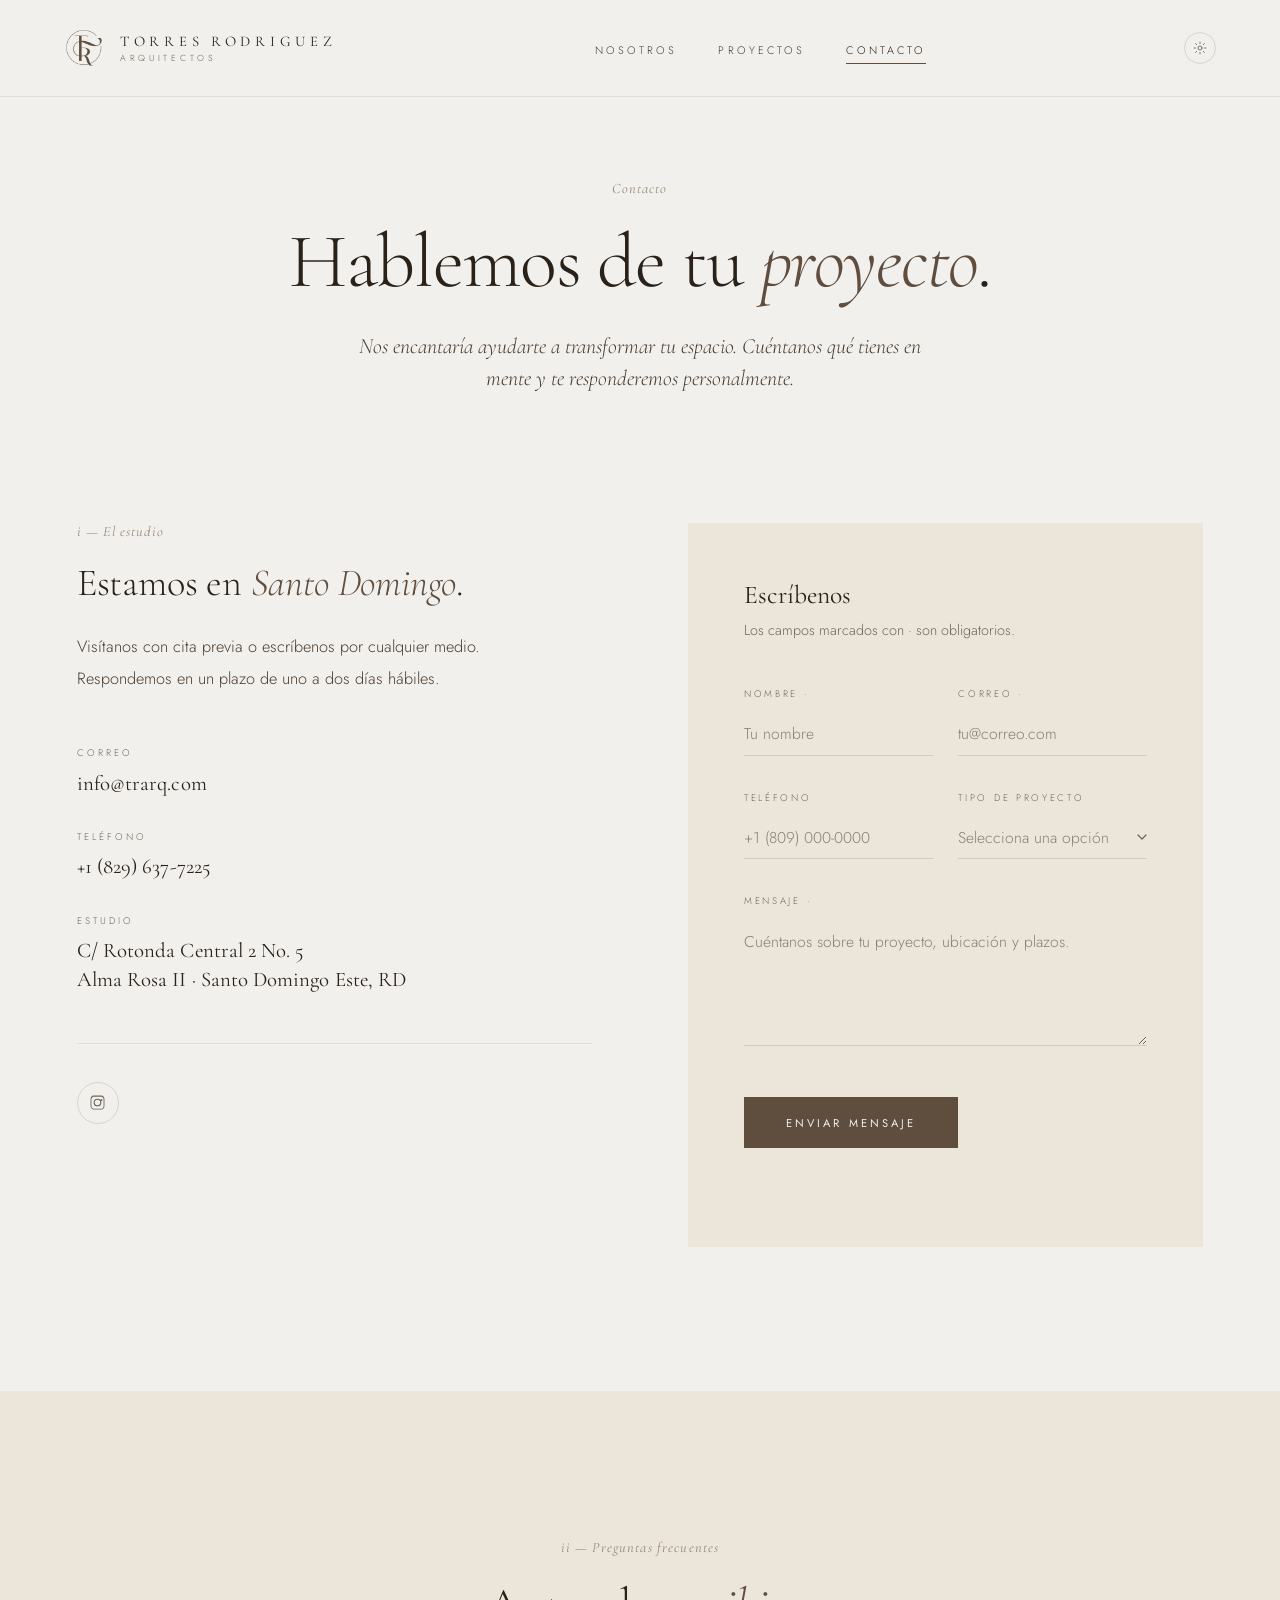
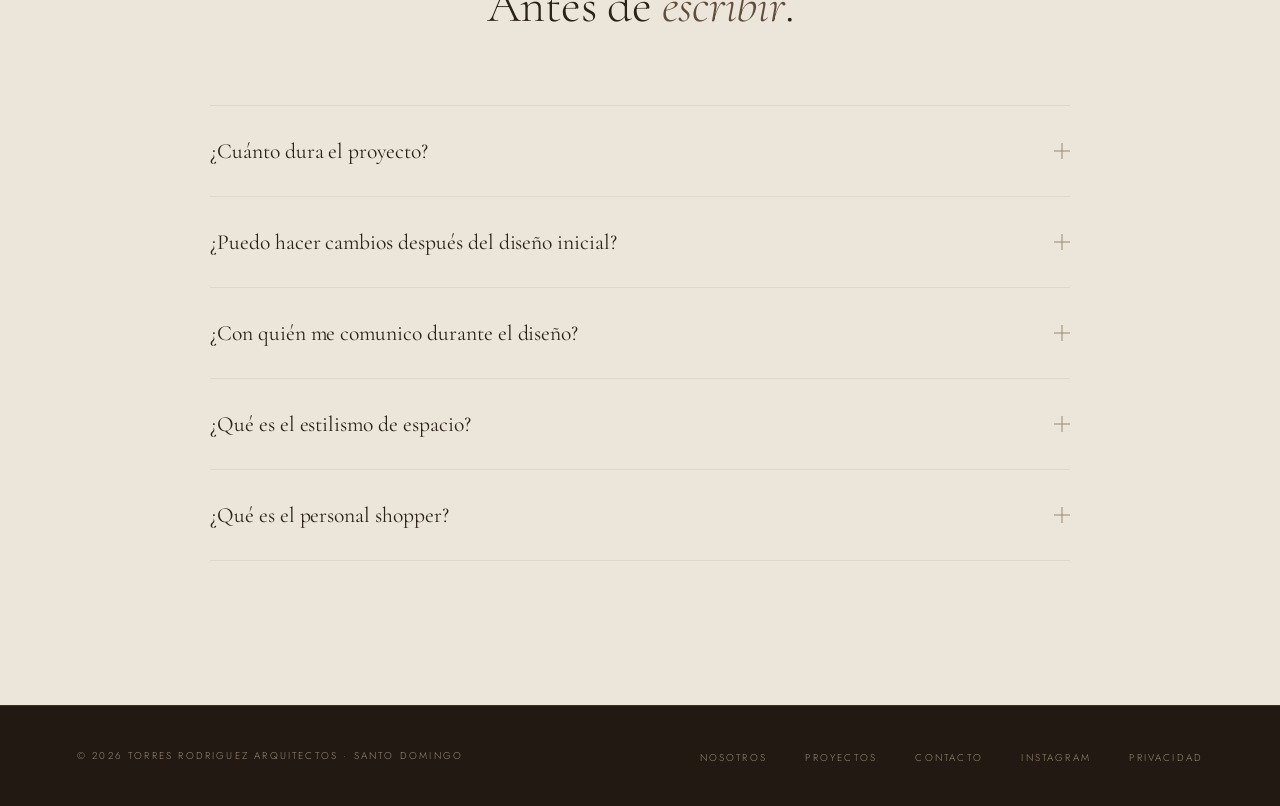
<file: contact.html>
<!DOCTYPE html>
<html lang="es">
<head>
<meta charset="UTF-8">
<meta name="viewport" content="width=device-width, initial-scale=1.0">
<!-- Apply saved dark theme before first paint (avoids a light flash) -->
<script>try{if(localStorage.getItem('tr-theme')==='dark')document.documentElement.setAttribute('data-theme','dark')}catch(e){}</script>
<!-- Google Tag Manager -->
<script>(function(w,d,s,l,i){w[l]=w[l]||[];w[l].push({'gtm.start':
new Date().getTime(),event:'gtm.js'});var f=d.getElementsByTagName(s)[0],
j=d.createElement(s),dl=l!='dataLayer'?'&l='+l:'';j.async=true;j.src=
'https://www.googletagmanager.com/gtm.js?id='+i+dl;f.parentNode.insertBefore(j,f);
})(window,document,'script','dataLayer','GTM-M3QBFN9B');</script>
<!-- End Google Tag Manager -->
<link rel="icon" href="favicon.ico" sizes="any">
<link rel="icon" type="image/png" sizes="32x32" href="assets/img/favicon-32.png">
<link rel="icon" type="image/png" sizes="16x16" href="assets/img/favicon-16.png">
<link rel="apple-touch-icon" href="assets/img/apple-touch-icon.png">
<title>Contacto — Torres Rodriguez Arquitectos | Arquitectos en Santo Domingo Este</title>
<meta name="description" content="Contacta a Torres Rodriguez Arquitectos. Estudio de arquitectura, interiorismo y remodelación en Santo Domingo Este. Teléfono +1 (829) 637-7225.">
<meta name="keywords" content="contacto arquitectos santo domingo, torres rodriguez arquitectos, info@trarq.com, alma rosa, santo domingo este, contratar arquitecto">
<link rel="preconnect" href="https://fonts.googleapis.com">
<link rel="preconnect" href="https://fonts.gstatic.com" crossorigin>
<link href="https://fonts.googleapis.com/css2?family=Cormorant+Garamond:ital,wght@0,300;0,400;1,300;1,400&family=Jost:wght@300;400&display=swap" rel="stylesheet">
<link rel="canonical" href="https://trarq.com/contact.html">
<meta name="author" content="Torres Rodriguez Arquitectos">
<meta name="theme-color" content="#F2F0ED" media="(prefers-color-scheme: light)">
<meta name="theme-color" content="#1E1812" media="(prefers-color-scheme: dark)">
<!-- Open Graph -->
<meta property="og:type" content="website">
<meta property="og:site_name" content="Torres Rodriguez Arquitectos">
<meta property="og:locale" content="es_DO">
<meta property="og:title" content="Contacto — Torres Rodriguez Arquitectos | Arquitectos en Santo Domingo Este">
<meta property="og:description" content="Contacta a Torres Rodriguez Arquitectos. Estudio de arquitectura, interiorismo y remodelación en Santo Domingo Este. Teléfono +1 (829) 637-7225.">
<meta property="og:url" content="https://trarq.com/contact.html">
<meta property="og:image" content="https://trarq.com/assets/img/og-image.png">
<meta property="og:image:width" content="1200">
<meta property="og:image:height" content="630">
<meta property="og:image:alt" content="Torres Rodriguez Arquitectos — Arquitectura & Diseño Interior">
<!-- Twitter -->
<meta name="twitter:card" content="summary_large_image">
<meta name="twitter:title" content="Contacto — Torres Rodriguez Arquitectos | Arquitectos en Santo Domingo Este">
<meta name="twitter:description" content="Contacta a Torres Rodriguez Arquitectos. Estudio de arquitectura, interiorismo y remodelación en Santo Domingo Este. Teléfono +1 (829) 637-7225.">
<meta name="twitter:image" content="https://trarq.com/assets/img/og-image.png">
<link rel="stylesheet" href="assets/css/styles.css">
</head>
<body>
<!-- Google Tag Manager (noscript) -->
<noscript><iframe src="https://www.googletagmanager.com/ns.html?id=GTM-M3QBFN9B"
height="0" width="0" style="display:none;visibility:hidden"></iframe></noscript>
<!-- End Google Tag Manager (noscript) -->
<a class="skip-link" href="#main">Saltar al contenido</a>

<nav>
  <button class="nav-hamburger" id="navToggle" aria-label="Abrir menú" aria-expanded="false" type="button"><span></span><span></span><span></span></button>
  <a href="index.html" class="nav-logo" aria-label="Torres Rodriguez Arquitectos — Inicio">
    <span class="logo-mark" aria-hidden="true"></span>
    <span class="logo-text">
      Torres Rodriguez
      <span class="logo-text-sub">Arquitectos</span>
    </span>
  </a>
  <ul class="nav-links">
    <li><a href="about.html">Nosotros</a></li>
    <li><a href="gallery.html">Proyectos</a></li>
    <li><a href="contact.html" class="is-active">Contacto</a></li>
  </ul>
  <div class="nav-right">
    <button class="theme-toggle" id="themeToggle" aria-label="Cambiar tema" type="button">
      <svg class="icon-sun" viewBox="0 0 24 24" aria-hidden="true">
        <circle cx="12" cy="12" r="3.4"/>
        <line x1="12" y1="2" x2="12" y2="4.5"/>
        <line x1="12" y1="19.5" x2="12" y2="22"/>
        <line x1="4.5" y1="4.5" x2="6.3" y2="6.3"/>
        <line x1="17.7" y1="17.7" x2="19.5" y2="19.5"/>
        <line x1="2" y1="12" x2="4.5" y2="12"/>
        <line x1="19.5" y1="12" x2="22" y2="12"/>
        <line x1="4.5" y1="19.5" x2="6.3" y2="17.7"/>
        <line x1="17.7" y1="6.3" x2="19.5" y2="4.5"/>
      </svg>
      <svg class="icon-moon" viewBox="0 0 24 24" aria-hidden="true">
        <path d="M21 12.6A8.5 8.5 0 1 1 11.4 3 6.6 6.6 0 0 0 21 12.6z"/>
      </svg>
    </button>
  </div>
</nav>
<div class="nav-mobile" id="navMobile" inert>
  <ul class="nav-mobile-links">
    <li><a href="about.html">Nosotros</a></li>
    <li><a href="gallery.html">Proyectos</a></li>
    <li><a href="contact.html" class="is-active">Contacto</a></li>
  </ul>
</div>

<main id="main" tabindex="-1">
<header class="page-hero">
  <div class="page-hero-inner">
    <span class="section-index">Contacto</span>
    <h1 class="page-hero-title">Hablemos de tu <em>proyecto</em>.</h1>
    <p class="page-hero-sub">
      Nos encantaría ayudarte a transformar tu espacio. Cuéntanos qué tienes en
      mente y te responderemos personalmente.
    </p>
  </div>
</header>

<section class="contact-page">
  <div class="contact-layout">
    <!-- Info column -->
    <div class="contact-info reveal">
      <span class="section-index">i — El estudio</span>
      <h2 class="contact-info-title">Estamos en <em>Santo Domingo</em>.</h2>
      <p class="contact-info-lede">
        Visítanos con cita previa o escríbenos por cualquier medio. Respondemos
        en un plazo de uno a dos días hábiles.
      </p>
      <div class="info-list">
        <div class="info-item">
          <div class="info-label">Correo</div>
          <div class="info-value"><a href="mailto:info@trarq.com">info@trarq.com</a></div>
        </div>
        <div class="info-item">
          <div class="info-label">Teléfono</div>
          <div class="info-value"><a href="tel:+18296377225">+1 (829) 637-7225</a></div>
        </div>
        <div class="info-item">
          <div class="info-label">Estudio</div>
          <div class="info-value"><a href="https://maps.app.goo.gl/zcUSdXYABk4LfeQC6" target="_blank" rel="noopener">C/ Rotonda Central 2 No. 5<br>Alma Rosa II · Santo Domingo Este, RD</a></div>
        </div>
      </div>
      <div class="social-row">
        <a href="https://instagram.com/ptorres.rodriguez" target="_blank" rel="noopener" class="social-link" aria-label="Instagram">
          <svg viewBox="0 0 24 24" aria-hidden="true"><path d="M12 2.16c3.2 0 3.58.01 4.85.07 1.17.05 1.8.25 2.23.41.56.22.96.48 1.38.9.42.42.68.82.9 1.38.16.42.36 1.06.41 2.23.06 1.27.07 1.65.07 4.85s-.01 3.58-.07 4.85c-.05 1.17-.25 1.8-.41 2.23-.22.56-.48.96-.9 1.38-.42.42-.82.68-1.38.9-.42.16-1.06.36-2.23.41-1.27.06-1.65.07-4.85.07s-3.58-.01-4.85-.07c-1.17-.05-1.8-.25-2.23-.41-.56-.22-.96-.48-1.38-.9-.42-.42-.68-.82-.9-1.38-.16-.42-.36-1.06-.41-2.23C2.17 15.58 2.16 15.2 2.16 12s.01-3.58.07-4.85c.05-1.17.25-1.8.41-2.23.22-.56.48-.96.9-1.38.42-.42.82-.68 1.38-.9.42-.16 1.06-.36 2.23-.41C8.42 2.17 8.8 2.16 12 2.16zm0 1.62c-3.15 0-3.5.01-4.74.07-.9.04-1.38.19-1.71.32-.43.17-.74.37-1.06.69-.32.32-.52.63-.69 1.06-.13.33-.28.81-.32 1.71-.06 1.24-.07 1.59-.07 4.74s.01 3.5.07 4.74c.04.9.19 1.38.32 1.71.17.43.37.74.69 1.06.32.32.63.52 1.06.69.33.13.81.28 1.71.32 1.24.06 1.59.07 4.74.07s3.5-.01 4.74-.07c.9-.04 1.38-.19 1.71-.32.43-.17.74-.37 1.06-.69.32-.32.52-.63.69-1.06.13-.33.28-.81.32-1.71.06-1.24.07-1.59.07-4.74s-.01-3.5-.07-4.74c-.04-.9-.19-1.38-.32-1.71-.17-.43-.37-.74-.69-1.06-.32-.32-.63-.52-1.06-.69-.33-.13-.81-.28-1.71-.32-1.24-.06-1.59-.07-4.74-.07zm0 2.76a5.46 5.46 0 110 10.92 5.46 5.46 0 010-10.92zm0 1.62a3.84 3.84 0 100 7.68 3.84 3.84 0 000-7.68zm5.65-.93a1.27 1.27 0 110 2.55 1.27 1.27 0 010-2.55z"/></svg>
        </a>
      </div>
    </div>

    <!-- Form column -->
    <div class="contact-form-wrap reveal reveal-d1">
      <h2 class="contact-form-title">Escríbenos</h2>
      <p class="contact-form-note">Los campos marcados con · son obligatorios.</p>
      <!--
        On submit, main.js POSTs JSON directly to Web3Forms from the browser.
        The access key below is public by design (tied to info@trarq.com in the
        Web3Forms dashboard). "botcheck" is Web3Forms' honeypot: humans never see
        it, and submissions with it ticked are rejected as spam.
      -->
      <form id="contactForm" action="https://api.web3forms.com/submit" method="post" novalidate>
        <input type="hidden" name="access_key" value="7ac533f9-ebd3-4228-a770-25a64ee5b23e">
        <input type="hidden" name="from_name" value="Torres Rodriguez Web">
        <input type="hidden" name="subject" value="Nuevo mensaje desde trarq.com">
        <input type="checkbox" name="botcheck" class="form-honeypot" tabindex="-1" autocomplete="off" aria-hidden="true">
        <div class="field-row">
          <div class="field">
            <label for="name">Nombre ·</label>
            <input type="text" id="name" name="name" autocomplete="name" placeholder="Tu nombre" required>
          </div>
          <div class="field">
            <label for="email">Correo ·</label>
            <input type="email" id="email" name="email" autocomplete="email" placeholder="tu@correo.com" required>
          </div>
        </div>
        <div class="field-row">
          <div class="field">
            <label for="phone">Teléfono</label>
            <input type="tel" id="phone" name="phone" autocomplete="tel" placeholder="+1 (809) 000-0000">
          </div>
          <div class="field">
            <label id="project-label">Tipo de proyecto</label>
            <input type="hidden" name="project" id="project">
            <div class="cs">
              <button type="button" class="cs-trigger" id="project-trigger" role="combobox"
                      aria-labelledby="project-label" aria-haspopup="listbox"
                      aria-expanded="false" aria-controls="project-listbox">
                <span class="cs-val is-placeholder">Selecciona una opción</span>
                <svg class="cs-arrow" width="10" height="6" viewBox="0 0 10 6" fill="none" aria-hidden="true"><path d="M1 1l4 4 4-4" stroke="currentColor" stroke-width="1.2" stroke-linecap="round" stroke-linejoin="round"/></svg>
              </button>
              <ul class="cs-panel" id="project-listbox" role="listbox" aria-labelledby="project-label">
                <li class="cs-group" role="presentation">Diseño</li>
                <li class="cs-opt" role="option" data-value="Residencial">Residencial</li>
                <li class="cs-opt" role="option" data-value="Comercial">Comercial</li>
                <li class="cs-opt" role="option" data-value="Hospitalario">Hospitalario</li>
                <li class="cs-group" role="presentation">Alcance</li>
                <li class="cs-opt" role="option" data-value="Diseño">Diseño</li>
                <li class="cs-opt" role="option" data-value="Ejecución">Ejecución</li>
                <li class="cs-opt" role="option" data-value="Ambos">Ambos</li>
              </ul>
            </div>
          </div>
        </div>
        <div class="field">
          <label for="message">Mensaje ·</label>
          <textarea id="message" name="message" rows="4" placeholder="Cuéntanos sobre tu proyecto, ubicación y plazos." required></textarea>
        </div>
        <button type="submit" class="btn-submit">Enviar mensaje</button>
        <p class="form-status" role="status" aria-live="polite"></p>
      </form>
    </div>
  </div>
</section>

<section class="faq">
  <div class="faq-inner">
    <div class="faq-head reveal">
      <span class="section-index">ii — Preguntas frecuentes</span>
      <h2 class="section-title">Antes de <em>escribir</em>.</h2>
    </div>
    <div class="faq-list reveal reveal-d1">
      <div class="faq-item">
        <button class="faq-q" type="button" aria-expanded="false">
          ¿Cuánto dura el proyecto?
          <span class="faq-icon" aria-hidden="true"></span>
        </button>
        <div class="faq-a">
          <div class="faq-a-inner">
            La mayoría de los proyectos residenciales toman entre tres y seis meses,
            según el alcance y la complejidad del encargo.
          </div>
        </div>
      </div>
      <div class="faq-item">
        <button class="faq-q" type="button" aria-expanded="false">
          ¿Puedo hacer cambios después del diseño inicial?
          <span class="faq-icon" aria-hidden="true"></span>
        </button>
        <div class="faq-a">
          <div class="faq-a-inner">
            Por supuesto. Contemplamos hasta dos rondas de revisiones para asegurar
            que el diseño final se alinee plenamente con tu visión.
          </div>
        </div>
      </div>
      <div class="faq-item">
        <button class="faq-q" type="button" aria-expanded="false">
          ¿Con quién me comunico durante el diseño?
          <span class="faq-icon" aria-hidden="true"></span>
        </button>
        <div class="faq-a">
          <div class="faq-a-inner">
            Asignamos a un arquitecto responsable de tu proyecto, que mantiene la
            información y la documentación al día y será tu punto de contacto en
            todo momento.
          </div>
        </div>
      </div>
      <div class="faq-item">
        <button class="faq-q" type="button" aria-expanded="false">
          ¿Qué es el estilismo de espacio?
          <span class="faq-icon" aria-hidden="true"></span>
        </button>
        <div class="faq-a">
          <div class="faq-a-inner">
            Es el arte de disponer cada elemento que completa un espacio — adornos,
            plantas, cortinas, alfombras y, sobre todo, camas y cojines. Es llegar a
            casa y encontrarlo todo en su lugar, listo para vivirse. Pregúntanos por
            nuestros planes de ejecución.
          </div>
        </div>
      </div>
      <div class="faq-item">
        <button class="faq-q" type="button" aria-expanded="false">
          ¿Qué es el personal shopper?
          <span class="faq-icon" aria-hidden="true"></span>
        </button>
        <div class="faq-a">
          <div class="faq-a-inner">
            Un servicio pensado para que te relajes mientras nos encargamos de las
            compras por ti. Consúltanos qué planes lo incluyen.
          </div>
        </div>
      </div>
    </div>
  </div>
</section>

</main>

<footer>
  <p>© 2026 Torres Rodriguez Arquitectos · Santo Domingo</p>
  <ul class="footer-links">
    <li><a href="about.html">Nosotros</a></li>
    <li><a href="gallery.html">Proyectos</a></li>
    <li><a href="contact.html">Contacto</a></li>
    <li><a href="https://instagram.com/ptorres.rodriguez" target="_blank" rel="noopener">Instagram</a></li>
    <li><a href="privacy.html">Privacidad</a></li>
  </ul>
</footer>

<script src="assets/js/main.js"></script>
</body>
</html>
</file>
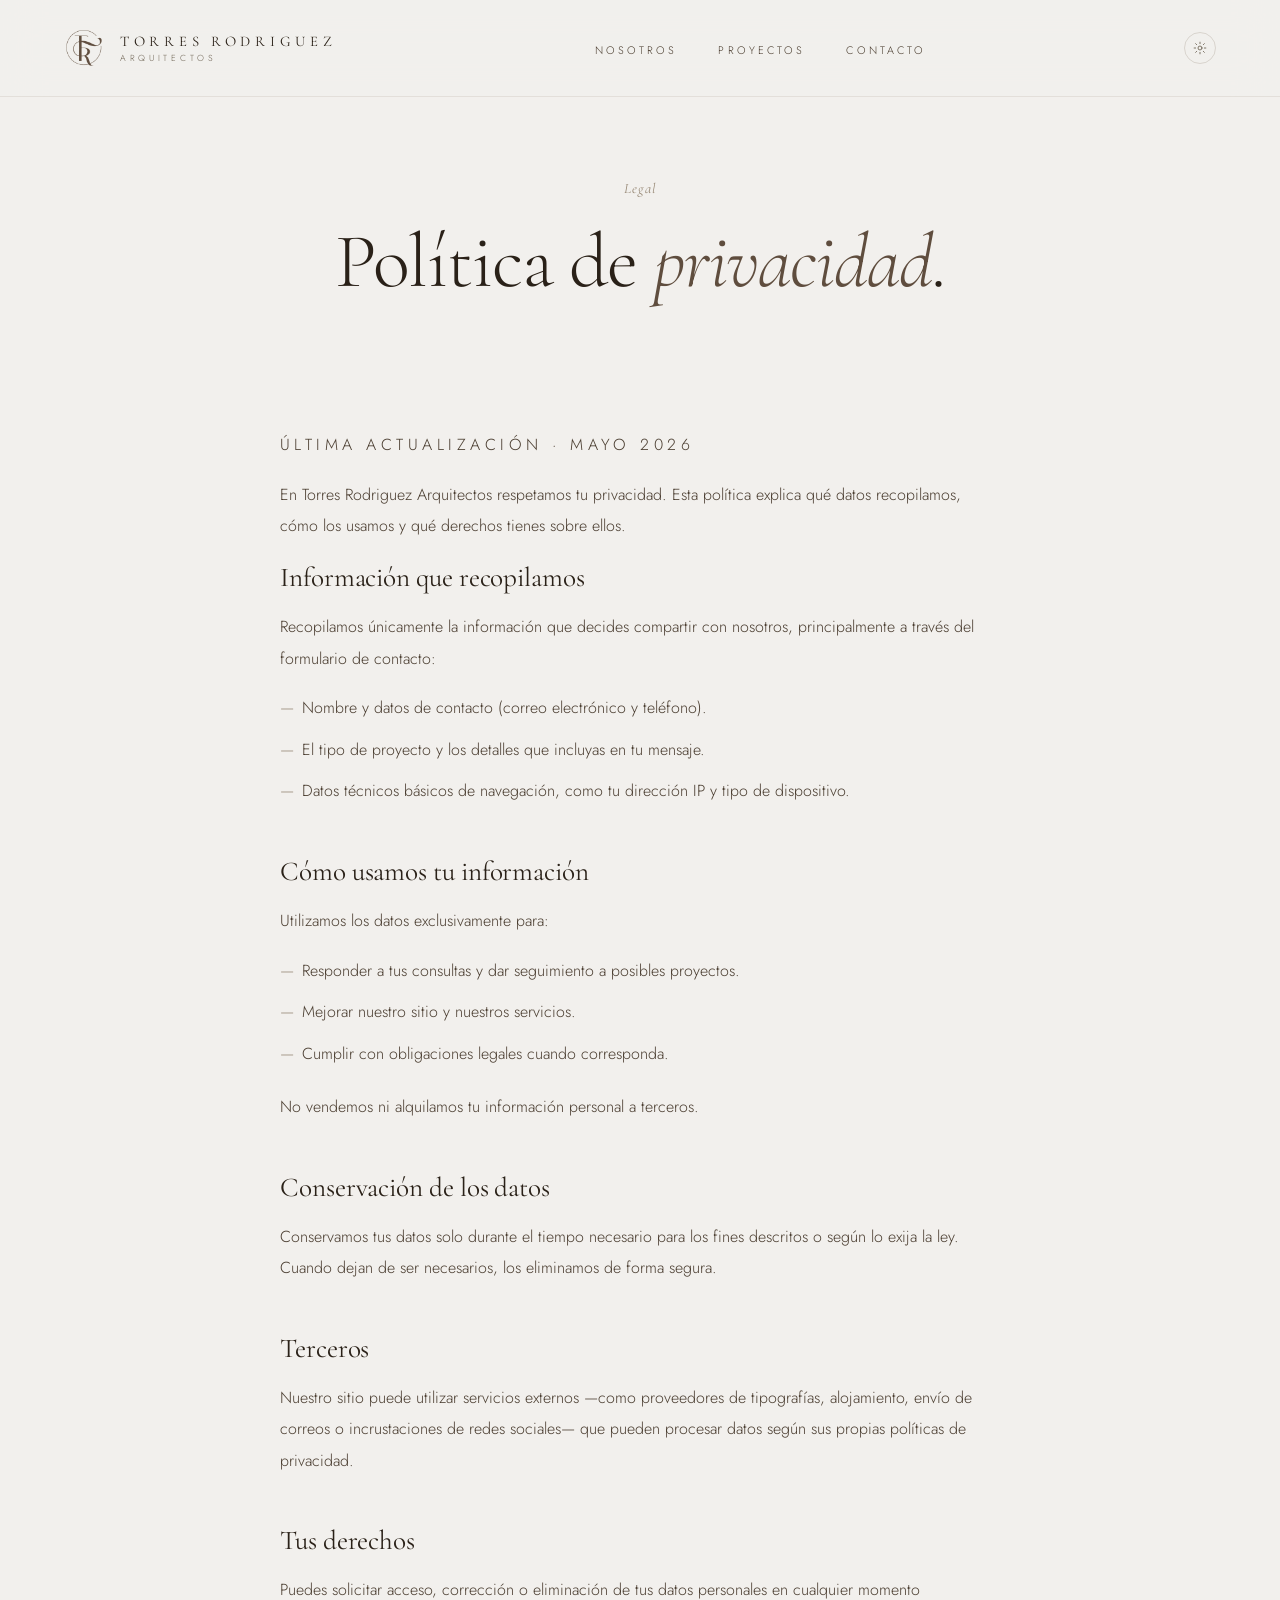
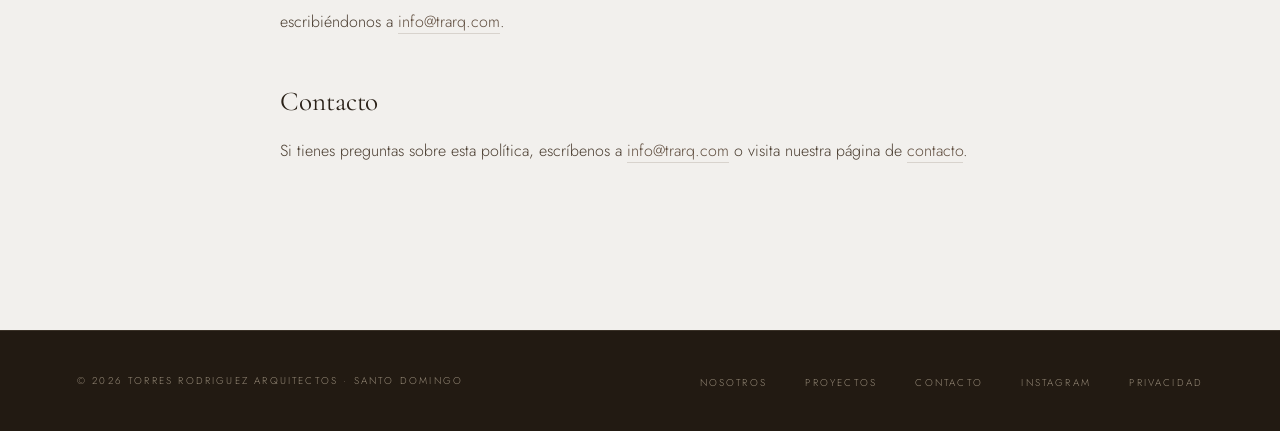
<file: privacy.html>
<!DOCTYPE html>
<html lang="es">
<head>
<meta charset="UTF-8">
<meta name="viewport" content="width=device-width, initial-scale=1.0">
<!-- Apply saved dark theme before first paint (avoids a light flash) -->
<script>try{if(localStorage.getItem('tr-theme')==='dark')document.documentElement.setAttribute('data-theme','dark')}catch(e){}</script>
<!-- Google Tag Manager -->
<script>(function(w,d,s,l,i){w[l]=w[l]||[];w[l].push({'gtm.start':
new Date().getTime(),event:'gtm.js'});var f=d.getElementsByTagName(s)[0],
j=d.createElement(s),dl=l!='dataLayer'?'&l='+l:'';j.async=true;j.src=
'https://www.googletagmanager.com/gtm.js?id='+i+dl;f.parentNode.insertBefore(j,f);
})(window,document,'script','dataLayer','GTM-M3QBFN9B');</script>
<!-- End Google Tag Manager -->
<link rel="icon" href="favicon.ico" sizes="any">
<link rel="icon" type="image/png" sizes="32x32" href="assets/img/favicon-32.png">
<link rel="icon" type="image/png" sizes="16x16" href="assets/img/favicon-16.png">
<link rel="apple-touch-icon" href="assets/img/apple-touch-icon.png">
<title>Política de Privacidad — Torres Rodriguez Arquitectos</title>
<meta name="description" content="Política de privacidad de Torres Rodriguez Arquitectos: cómo recopilamos, usamos y protegemos tus datos.">
<meta name="robots" content="noindex">
<link rel="preconnect" href="https://fonts.googleapis.com">
<link rel="preconnect" href="https://fonts.gstatic.com" crossorigin>
<link href="https://fonts.googleapis.com/css2?family=Cormorant+Garamond:ital,wght@0,300;0,400;1,300;1,400&family=Jost:wght@300;400&display=swap" rel="stylesheet">
<link rel="canonical" href="https://trarq.com/privacy.html">
<meta name="author" content="Torres Rodriguez Arquitectos">
<meta name="theme-color" content="#F2F0ED" media="(prefers-color-scheme: light)">
<meta name="theme-color" content="#1E1812" media="(prefers-color-scheme: dark)">
<!-- Open Graph -->
<meta property="og:type" content="website">
<meta property="og:site_name" content="Torres Rodriguez Arquitectos">
<meta property="og:locale" content="es_DO">
<meta property="og:title" content="Política de Privacidad — Torres Rodriguez Arquitectos">
<meta property="og:description" content="Política de privacidad de Torres Rodriguez Arquitectos: cómo recopilamos, usamos y protegemos tus datos.">
<meta property="og:url" content="https://trarq.com/privacy.html">
<meta property="og:image" content="https://trarq.com/assets/img/og-image.png">
<meta property="og:image:width" content="1200">
<meta property="og:image:height" content="630">
<meta property="og:image:alt" content="Torres Rodriguez Arquitectos — Arquitectura & Diseño Interior">
<link rel="stylesheet" href="assets/css/styles.css">
</head>
<body>
<!-- Google Tag Manager (noscript) -->
<noscript><iframe src="https://www.googletagmanager.com/ns.html?id=GTM-M3QBFN9B"
height="0" width="0" style="display:none;visibility:hidden"></iframe></noscript>
<!-- End Google Tag Manager (noscript) -->
<a class="skip-link" href="#main">Saltar al contenido</a>

<nav>
  <button class="nav-hamburger" id="navToggle" aria-label="Abrir menú" aria-expanded="false" type="button"><span></span><span></span><span></span></button>
  <a href="index.html" class="nav-logo" aria-label="Torres Rodriguez Arquitectos — Inicio">
    <span class="logo-mark" aria-hidden="true"></span>
    <span class="logo-text">
      Torres Rodriguez
      <span class="logo-text-sub">Arquitectos</span>
    </span>
  </a>
  <ul class="nav-links">
    <li><a href="about.html">Nosotros</a></li>
    <li><a href="gallery.html">Proyectos</a></li>
    <li><a href="contact.html">Contacto</a></li>
  </ul>
  <div class="nav-right">
    <button class="theme-toggle" id="themeToggle" aria-label="Cambiar tema" type="button">
      <svg class="icon-sun" viewBox="0 0 24 24" aria-hidden="true">
        <circle cx="12" cy="12" r="3.4"/>
        <line x1="12" y1="2" x2="12" y2="4.5"/>
        <line x1="12" y1="19.5" x2="12" y2="22"/>
        <line x1="4.5" y1="4.5" x2="6.3" y2="6.3"/>
        <line x1="17.7" y1="17.7" x2="19.5" y2="19.5"/>
        <line x1="2" y1="12" x2="4.5" y2="12"/>
        <line x1="19.5" y1="12" x2="22" y2="12"/>
        <line x1="4.5" y1="19.5" x2="6.3" y2="17.7"/>
        <line x1="17.7" y1="6.3" x2="19.5" y2="4.5"/>
      </svg>
      <svg class="icon-moon" viewBox="0 0 24 24" aria-hidden="true">
        <path d="M21 12.6A8.5 8.5 0 1 1 11.4 3 6.6 6.6 0 0 0 21 12.6z"/>
      </svg>
    </button>
  </div>
</nav>
<div class="nav-mobile" id="navMobile" inert>
  <ul class="nav-mobile-links">
    <li><a href="about.html">Nosotros</a></li>
    <li><a href="gallery.html">Proyectos</a></li>
    <li><a href="contact.html">Contacto</a></li>
  </ul>
</div>

<main id="main" tabindex="-1">
<header class="page-hero">
  <div class="page-hero-inner">
    <span class="section-index">Legal</span>
    <h1 class="page-hero-title">Política de <em>privacidad</em>.</h1>
  </div>
</header>

<section class="prose-section">
  <div class="prose reveal">
    <p class="prose-meta">Última actualización · Mayo 2026</p>

    <p>
      En Torres Rodriguez Arquitectos respetamos tu privacidad. Esta política explica
      qué datos recopilamos, cómo los usamos y qué derechos tienes sobre ellos.
    </p>

    <h2>Información que recopilamos</h2>
    <p>
      Recopilamos únicamente la información que decides compartir con nosotros, principalmente
      a través del formulario de contacto:
    </p>
    <ul>
      <li>Nombre y datos de contacto (correo electrónico y teléfono).</li>
      <li>El tipo de proyecto y los detalles que incluyas en tu mensaje.</li>
      <li>Datos técnicos básicos de navegación, como tu dirección IP y tipo de dispositivo.</li>
    </ul>

    <h2>Cómo usamos tu información</h2>
    <p>Utilizamos los datos exclusivamente para:</p>
    <ul>
      <li>Responder a tus consultas y dar seguimiento a posibles proyectos.</li>
      <li>Mejorar nuestro sitio y nuestros servicios.</li>
      <li>Cumplir con obligaciones legales cuando corresponda.</li>
    </ul>
    <p>
      No vendemos ni alquilamos tu información personal a terceros.
    </p>

    <h2>Conservación de los datos</h2>
    <p>
      Conservamos tus datos solo durante el tiempo necesario para los fines descritos
      o según lo exija la ley. Cuando dejan de ser necesarios, los eliminamos de forma segura.
    </p>

    <h2>Terceros</h2>
    <p>
      Nuestro sitio puede utilizar servicios externos —como proveedores de tipografías,
      alojamiento, envío de correos o incrustaciones de redes sociales— que pueden procesar
      datos según sus propias políticas de privacidad.
    </p>

    <h2>Tus derechos</h2>
    <p>
      Puedes solicitar acceso, corrección o eliminación de tus datos personales en cualquier
      momento escribiéndonos a <a href="mailto:info@trarq.com">info@trarq.com</a>.
    </p>

    <h2>Contacto</h2>
    <p>
      Si tienes preguntas sobre esta política, escríbenos a
      <a href="mailto:info@trarq.com">info@trarq.com</a> o visita nuestra
      página de <a href="contact.html">contacto</a>.
    </p>
  </div>
</section>

</main>

<footer>
  <p>© 2026 Torres Rodriguez Arquitectos · Santo Domingo</p>
  <ul class="footer-links">
    <li><a href="about.html">Nosotros</a></li>
    <li><a href="gallery.html">Proyectos</a></li>
    <li><a href="contact.html">Contacto</a></li>
    <li><a href="https://instagram.com/ptorres.rodriguez" target="_blank" rel="noopener">Instagram</a></li>
    <li><a href="privacy.html">Privacidad</a></li>
  </ul>
</footer>

<script src="assets/js/main.js"></script>
</body>
</html>
</file>
<file: assets/css/styles.css>
*, *::before, *::after { box-sizing: border-box; margin: 0; padding: 0; }

/* ──────────────────────────────────────────────
   PALETTE — extracted from brand sheet
   #F2F0ED cream · #CDBEA8 lt beige · #968774 taupe · #5F4D3E walnut
   ────────────────────────────────────────────── */
:root {
  --bg:            #F2F0ED;
  --bg-2:          #ECE6DA;
  --bg-3:          #E5DCCB;
  --bg-dark:       #2C2218;
  --bg-dark-2:     #221A12;
  --surface:       #CDBEA8;
  --accent:        #5F4D3E;
  --accent-mid:    #968774;
  --accent-deep:   #3F3327;
  --text:          #2A2118;
  --text-soft:     #4A3D30;
  --text-muted:    #6F6556;
  --hairline:      rgba(95, 77, 62, 0.10);
  --hairline-2:    rgba(95, 77, 62, 0.18);
  --hairline-dk:   rgba(205, 190, 168, 0.14);
  --nav-bg:        rgba(242, 240, 237, 0.86);
  --logo-mark:     url([data-uri]);
}

/* Forced overrides via toggle */
[data-theme="dark"] {
  --bg:            #1E1812;
  --bg-2:          #251E17;
  --bg-3:          #2C241B;
  --bg-dark:       #14100B;
  --bg-dark-2:     #1A1510;
  --surface:       #3D3022;
  --accent:        #CDBEA8;
  --accent-mid:    #968774;
  --accent-deep:   #DCCEB6;
  --text:          #EFEAE0;
  --text-soft:     #D4C5AE;
  --text-muted:    #968774;
  --hairline:      rgba(205, 190, 168, 0.10);
  --hairline-2:    rgba(205, 190, 168, 0.22);
  --hairline-dk:   rgba(205, 190, 168, 0.10);
  --nav-bg:        rgba(30, 24, 18, 0.86);
}
html { scroll-behavior: smooth; }
body {
  font-family: 'Jost', sans-serif;
  background: var(--bg);
  color: var(--text);
  font-weight: 300;
  -webkit-font-smoothing: antialiased;
  overflow-x: hidden;
  transition: background 0.6s ease, color 0.6s ease;
}
::selection { background: var(--accent); color: var(--bg); }
img { display: block; max-width: 100%; }
.skip-link {
  position: absolute; top: 0; left: 1rem; z-index: 1000;
  padding: 0.8rem 1.2rem;
  background: var(--accent); color: var(--bg);
  font-size: 0.7rem; letter-spacing: 0.22em; text-transform: uppercase;
  text-decoration: none;
  transform: translateY(-120%);
  transition: transform 0.2s ease;
}
.skip-link:focus { transform: none; }
main:focus { outline: none; }

/* ────────── NAV ────────── */
nav {
  position: fixed; top: 0; left: 0; right: 0; z-index: 100;
  display: flex; align-items: center; justify-content: space-between;
  padding: 1.75rem 4rem;
  background: var(--nav-bg);
  backdrop-filter: blur(20px); -webkit-backdrop-filter: blur(20px);
  border-bottom: 1px solid var(--hairline);
  animation: fadeDown 0.9s 0.1s ease both;
  transition: background 0.6s ease, border-color 0.6s ease;
}
@keyframes fadeDown { from { opacity:0; transform:translateY(-12px);} to { opacity:1; transform:none;} }

.nav-logo { display: flex; align-items: center; gap: 1rem; text-decoration: none; color: inherit; }
.logo-mark {
  width: 40px; height: 40px; flex-shrink: 0;
  background-color: var(--accent);
  -webkit-mask: var(--logo-mark) center / contain no-repeat;
          mask: var(--logo-mark) center / contain no-repeat;
  transition: background-color 0.6s ease;
}
.logo-text {
  display: flex; flex-direction: column;
  font-family: 'Cormorant Garamond', serif;
  font-size: 0.92rem; font-weight: 400;
  letter-spacing: 0.32em; text-transform: uppercase;
  color: var(--text); line-height: 1.25;
}
.logo-text-sub {
  font-family: 'Jost', sans-serif;
  font-size: 0.55rem; font-weight: 300;
  letter-spacing: 0.42em; color: var(--text-muted);
  margin-top: 0.18rem;
}

.nav-links { display: flex; gap: 2.6rem; list-style: none; }
.nav-links a {
  font-size: 0.68rem; letter-spacing: 0.28em; text-transform: uppercase;
  color: var(--text-soft); text-decoration: none; font-weight: 300;
  position: relative; transition: color 0.3s;
}
.nav-links a::after {
  content: ''; position: absolute; left: 0; right: 0; bottom: -6px;
  height: 1px; background: var(--accent);
  transform: scaleX(0); transform-origin: left;
  transition: transform 0.4s ease;
}
.nav-links a:hover { color: var(--text); }
.nav-links a:hover::after { transform: scaleX(1); }
.nav-links a.is-active { color: var(--text); }
.nav-links a.is-active::after { transform: scaleX(1); }

.nav-right { display: flex; align-items: center; gap: 1.25rem; }

/* Mobile hamburger */
.nav-hamburger {
  display: none;
  background: none; border: none; cursor: pointer; padding: 0;
  width: 20px; height: 13px;
  flex-direction: column; justify-content: space-between;
  flex-shrink: 0;
}
.nav-hamburger span {
  display: block; width: 100%; height: 1px;
  background: var(--text-muted);
  transition: transform 0.35s ease, opacity 0.25s ease;
  transform-origin: center;
}
.nav-hamburger.is-open span:nth-child(1) { transform: translateY(6px) rotate(45deg); }
.nav-hamburger.is-open span:nth-child(2) { opacity: 0; transform: scaleX(0); }
.nav-hamburger.is-open span:nth-child(3) { transform: translateY(-6px) rotate(-45deg); }

/* Mobile nav drawer */
.nav-mobile {
  position: fixed; top: 0; left: 0; bottom: 0;
  width: min(240px, 76vw);
  z-index: 99;
  background: var(--bg);
  display: flex; flex-direction: column;
  justify-content: center;
  padding: 3.5rem 2.5rem;
  transform: translateX(-100%);
  transition: transform 0.4s cubic-bezier(0.4, 0, 0.2, 1), background 0.6s ease;
  border-right: 1px solid var(--hairline);
}
.nav-mobile.is-open { transform: translateX(0); }
.nav-backdrop {
  position: fixed; inset: 0; z-index: 98;
  background: rgba(42, 33, 24, 0.32);
  opacity: 0; pointer-events: none;
  transition: opacity 0.4s ease;
}
.nav-backdrop.is-open { opacity: 1; pointer-events: all; }
.nav-mobile-links {
  list-style: none; padding: 0; margin: 0;
  display: flex; flex-direction: column; gap: 1.6rem;
}
.nav-mobile-links a {
  font-family: 'Cormorant Garamond', serif;
  font-size: clamp(1.3rem, 5.5vw, 1.55rem);
  font-weight: 300; font-style: italic;
  color: var(--text); text-decoration: none;
  letter-spacing: 0.01em;
  transition: color 0.3s;
}
.nav-mobile-links a:hover,
.nav-mobile-links a.is-active { color: var(--accent); }

/* Theme toggle */
.theme-toggle {
  width: 32px; height: 32px; border-radius: 50%;
  border: 1px solid var(--hairline-2);
  background: transparent; cursor: pointer;
  display: flex; align-items: center; justify-content: center;
  color: var(--text-muted); transition: color 0.25s, border-color 0.25s, background 0.25s;
}
.theme-toggle:hover { color: var(--text); border-color: var(--accent-mid); }
.theme-toggle svg { width: 14px; height: 14px; fill: none; stroke: currentColor; stroke-width: 1.5; stroke-linecap: round; stroke-linejoin: round; }
.icon-moon { display: none; }
[data-theme="dark"] .icon-sun { display: none; }
[data-theme="dark"] .icon-moon { display: block; }

/* ────────── HERO (home) ────────── */
.hero {
  min-height: 100vh;
  position: relative;
  display: flex; align-items: center; justify-content: center;
  padding: 110px 6vw 6rem;
  margin-bottom: 5rem;
  background: var(--bg-dark);
  text-align: center;
  overflow: hidden;
}
.hero-media,
.hero-media img {
  position: absolute; inset: 0;
  width: 100%; height: 100%;
}
.hero-media img { object-fit: cover; object-position: center; }
.hero::after {
  content: ''; position: absolute; inset: 0; z-index: 1;
  background: linear-gradient(180deg, rgba(32, 22, 14, 0.42) 0%, rgba(32, 22, 14, 0.52) 55%, rgba(20, 14, 8, 0.68) 100%);
}
[data-theme="dark"] .hero::after {
  background: linear-gradient(180deg, rgba(15, 10, 5, 0.60) 0%, rgba(15, 10, 5, 0.68) 55%, rgba(10, 7, 4, 0.78) 100%);
}

.hero-content {
  position: relative; z-index: 2;
  max-width: 920px;
  animation: fadeUp 1.1s 0.35s ease both;
}
@keyframes fadeUp { from { opacity:0; transform:translateY(24px);} to { opacity:1; transform:none;} }

.hero-eyebrow {
  font-family: 'Jost', sans-serif;
  font-size: 0.7rem; letter-spacing: 0.46em; text-transform: uppercase;
  color: rgba(244, 232, 210, 0.78); margin-bottom: 3rem; font-weight: 300;
}

.hero-name {
  font-family: 'Cormorant Garamond', serif;
  font-size: clamp(3.4rem, 8vw, 7.8rem);
  font-weight: 300; line-height: 0.96;
  letter-spacing: -0.018em;
  color: #F2E8D6;
  margin-bottom: 2.6rem;
  text-shadow: 0 2px 30px rgba(0,0,0,0.22);
}
.hero-name em { font-style: italic; font-weight: 300; color: #E5D2B0; }

.hero-tagline {
  font-family: 'Cormorant Garamond', serif;
  font-style: italic; font-weight: 300;
  font-size: clamp(1.2rem, 1.8vw, 1.55rem);
  color: rgba(244, 232, 210, 0.92);
  line-height: 1.5;
  max-width: 600px;
  margin: 0 auto 3.4rem;
}

.hero-actions { display: flex; justify-content: center; }
.link-underline {
  font-size: 0.72rem; letter-spacing: 0.32em; text-transform: uppercase;
  color: var(--text); text-decoration: none; font-weight: 300;
  padding-bottom: 0.4rem;
  border-bottom: 1px solid var(--accent);
  transition: color 0.3s, border-color 0.3s, letter-spacing 0.3s;
  display: inline-block;
}
.link-underline:hover { color: var(--accent); letter-spacing: 0.36em; }

.hero .link-underline {
  color: #F2E8D6;
  border-bottom-color: #C9A878;
}
.hero .link-underline:hover {
  color: #E5D2B0;
  border-bottom-color: #E5D2B0;
}

.hero-scroll {
  position: absolute; bottom: 2.6rem; left: 0; right: 0;
  display: flex; flex-direction: column;
  align-items: center; gap: 1rem;
  animation: fadeUp 1.4s 1.4s ease both;
  z-index: 2;
}
.hero-scroll-label {
  font-family: 'Jost', sans-serif;
  font-size: 0.58rem; letter-spacing: 0.32em; text-transform: uppercase;
  color: rgba(244, 232, 210, 0.72); font-weight: 300;
}
.hero-scroll-line {
  width: 1px; height: 44px;
  background: rgba(244, 232, 210, 0.55);
  transform-origin: top;
  animation: scrollPulse 2.4s ease-in-out infinite;
}
@keyframes scrollPulse {
  0%, 100% { transform: scaleY(0.45); opacity: 0.3; }
  50%      { transform: scaleY(1);    opacity: 0.7; }
}

/* ────────── PAGE HERO (sub-pages) ────────── */
.page-hero {
  padding: 11rem 6vw 4rem;
  text-align: center;
  background: var(--bg);
  transition: background 0.6s ease;
}
.page-hero-inner {
  max-width: 780px; margin: 0 auto;
  animation: fadeUp 1s 0.15s ease both;
}
.page-hero .section-index { display: inline-block; margin-bottom: 1.6rem; }
.page-hero-title {
  font-family: 'Cormorant Garamond', serif;
  font-size: clamp(2.8rem, 6vw, 5rem);
  font-weight: 300; line-height: 1.02;
  letter-spacing: -0.015em; color: var(--text);
}
.page-hero-title em { font-style: italic; color: var(--accent); }
.page-hero-sub {
  font-family: 'Cormorant Garamond', serif;
  font-style: italic; font-weight: 300;
  font-size: clamp(1.15rem, 1.7vw, 1.45rem);
  color: var(--text-soft); line-height: 1.5;
  max-width: 580px; margin: 1.8rem auto 0;
}

/* ────────── SHARED ────────── */
.section-title {
  font-family: 'Cormorant Garamond', serif;
  font-size: clamp(2.2rem, 3.8vw, 3.4rem);
  font-weight: 300; line-height: 1.12;
  color: var(--text); letter-spacing: -0.005em;
}
.section-title em { font-style: italic; color: var(--accent); }
.section-index {
  font-family: 'Cormorant Garamond', serif;
  font-size: 0.9rem; font-weight: 400; font-style: italic;
  color: var(--accent-mid); letter-spacing: 0.08em;
  margin-bottom: 1.4rem; display: block;
}

/* ────────── ABOUT / NOSOTROS ────────── */
.about {
  padding: 5rem 6vw 6rem;
  background: var(--bg);
  transition: background 0.6s ease;
}
.about-grid {
  display: grid;
  grid-template-columns: 0.9fr 1fr;
  gap: 5.5rem;
  align-items: center;
  max-width: 1240px;
  margin: 0 auto;
}
.about-visual {
  width: 100%; aspect-ratio: 3 / 4;
  overflow: hidden;
  background: var(--bg-3);
  position: relative;
}
.about-visual-img {
  position: absolute; inset: 0;
  width: 100%; height: 100%;
  object-fit: cover; object-position: center;
  transition: transform 1.4s cubic-bezier(0.2, 0.7, 0.2, 1);
}
.about-visual:hover .about-visual-img { transform: scale(1.04); }

.about-text { max-width: 520px; }
.about-lede {
  font-family: 'Cormorant Garamond', serif;
  font-size: clamp(1.25rem, 1.7vw, 1.5rem);
  font-style: italic; font-weight: 300;
  color: var(--text);
  line-height: 1.5;
  margin: 1.8rem 0 2rem;
}
.about-body {
  font-size: 1.02rem; line-height: 1.95;
  color: var(--text-soft);
  font-weight: 300;
  margin-bottom: 2.8rem;
}

/* ────────── PORTFOLIO ────────── */
.portfolio {
  padding: 6rem 6vw 10rem;
  background: var(--bg);
  transition: background 0.6s ease;
}
.portfolio-head {
  display: flex; align-items: flex-end; justify-content: space-between;
  gap: 2rem; max-width: 1400px; margin: 0 auto 4rem;
}
.portfolio-head .section-title { max-width: 540px; }

.portfolio-grid {
  display: grid; grid-template-columns: repeat(6, 1fr);
  gap: 3rem 2rem;
  max-width: 1400px; margin: 0 auto;
}
.project { grid-column: span 3; }
.project.is-feature { grid-column: span 6; }
.project.is-feature .project-img { aspect-ratio: 16 / 7; }

.project-link { display: block; text-decoration: none; color: inherit; cursor: pointer; }
.project-img {
  width: 100%; aspect-ratio: 4 / 5;
  background: var(--surface);
  overflow: hidden; position: relative;
}
.project-img img {
  position: absolute; inset: 0;
  width: 100%; height: 100%;
  object-fit: cover; object-position: center;
  display: block;
  filter: saturate(0.92);
  transition: filter 0.7s ease, transform 0.9s cubic-bezier(0.2, 0.7, 0.2, 1);
}
.project-link:hover .project-img img { filter: saturate(1.08); transform: scale(1.025); }
.project-count {
  position: absolute; bottom: 1rem; right: 1rem;
  font-family: 'Jost', sans-serif;
  font-size: 0.58rem; letter-spacing: 0.22em; text-transform: uppercase;
  background: rgba(42, 33, 24, 0.62); color: rgba(242, 240, 237, 0.92);
  padding: 0.28em 0.75em; backdrop-filter: blur(6px);
  pointer-events: none;
}

.project-meta {
  display: flex; align-items: baseline; justify-content: space-between;
  gap: 1.5rem; margin-top: 1.4rem;
  padding-top: 1.1rem;
  border-top: 1px solid var(--hairline);
  transition: border-color 0.35s;
}
.project-link:hover .project-meta { border-top-color: var(--accent); }
.project-name {
  font-family: 'Cormorant Garamond', serif;
  font-size: 1.4rem; font-weight: 400;
  color: var(--text); letter-spacing: -0.002em;
}
.project-tag {
  font-size: 0.64rem; letter-spacing: 0.32em; text-transform: uppercase;
  color: var(--text-muted); font-weight: 300; white-space: nowrap;
  text-align: right;
}
.project-loc::before { content: ' · '; }

/* ────────── LIGHTBOX ────────── */
.lightbox {
  position: fixed; inset: 0; z-index: 900;
  background: rgba(26, 20, 14, 0.96);
  display: flex; align-items: center; justify-content: center;
  opacity: 0; pointer-events: none;
  transition: opacity 0.3s ease;
}
.lightbox.is-open { opacity: 1; pointer-events: all; }
.lb-img-wrap {
  max-width: 88vw; max-height: 82vh;
  display: flex; align-items: center; justify-content: center;
}
.lb-img {
  max-width: 88vw; max-height: 82vh;
  object-fit: contain; display: block;
  user-select: none;
}
.lb-close {
  position: absolute; top: 1.5rem; right: 2rem;
  background: none; border: none; cursor: pointer;
  color: rgba(242, 240, 237, 0.7); font-size: 2rem; line-height: 1;
  transition: color 0.2s; padding: 0.4rem;
}
.lb-close:hover { color: var(--bg); }
.lb-prev, .lb-next {
  position: absolute; top: 50%; transform: translateY(-50%);
  background: none; border: none; cursor: pointer;
  color: rgba(242, 240, 237, 0.55);
  font-size: 2.6rem; line-height: 1; padding: 1rem;
  transition: color 0.2s;
}
.lb-prev { left: 1rem; }
.lb-next { right: 1rem; }
.lb-prev:hover, .lb-next:hover { color: var(--bg); }
.lb-bar {
  position: absolute; bottom: 2rem; left: 0; right: 0;
  text-align: center;
  font-family: 'Jost', sans-serif;
  font-size: 0.62rem; letter-spacing: 0.28em; text-transform: uppercase;
  color: rgba(242, 240, 237, 0.5);
  display: flex; justify-content: center; align-items: center; gap: 2rem;
}
.lb-project { color: rgba(242, 240, 237, 0.75); }


/* ────────── GALLERY (dedicated page) ────────── */
.gallery {
  padding: 4rem 6vw 11rem;
  background: var(--bg);
  transition: background 0.6s ease;
}
.gallery-feature { margin-bottom: 4rem; }
.gallery-grid {
  display: grid; grid-template-columns: repeat(6, 1fr);
  gap: 3.5rem 2.5rem;
  max-width: 1400px; margin: 0 auto;
}

/* ────────── PHILOSOPHY ────────── */
.philosophy {
  padding: 10rem 6vw;
  background: var(--bg-2);
  display: grid; grid-template-columns: 1fr 1fr;
  gap: 6rem; align-items: center;
  transition: background 0.6s ease;
}
.quote {
  font-family: 'Cormorant Garamond', serif;
  font-size: clamp(1.6rem, 2.6vw, 2.3rem);
  font-weight: 300; font-style: italic;
  line-height: 1.32; color: var(--text);
  margin-bottom: 2rem;
  max-width: 700px;
  text-wrap: balance;
}
.quote-attr {
  font-size: 0.65rem; letter-spacing: 0.32em; text-transform: uppercase;
  color: var(--text-muted); font-weight: 300;
}
.quote-attr-sep { color: var(--accent-mid); margin: 0 0.6rem; }

.section-title + .phil-text { margin-top: 2rem; }
.phil-text {
  font-size: 1.02rem; line-height: 2; color: var(--text-soft);
  font-weight: 300; margin-bottom: 1.4rem; max-width: 480px;
}
.phil-text em { font-style: italic; color: var(--accent); font-weight: 400; }

.values {
  margin-top: 2.6rem; padding-top: 2rem;
  border-top: 1px solid var(--hairline);
  display: flex; flex-direction: column; gap: 1.1rem;
}
.value {
  font-size: 0.82rem; letter-spacing: 0.12em; text-transform: uppercase;
  color: var(--text-soft); font-weight: 300; line-height: 1.5;
}

/* ────────── TEAM ────────── */
.team {
  padding: 10rem 6vw;
  background: var(--bg);
  transition: background 0.6s ease;
}
.team-head { text-align: center; max-width: 680px; margin: 0 auto 5.5rem; }
.team-head .section-index { display: inline-block; }
.team-grid {
  display: grid; grid-template-columns: repeat(2, 1fr);
  gap: 3.5rem 3rem; max-width: 840px; margin: 0 auto;
}
.team-member { text-align: left; }
.team-photo {
  width: 100%; aspect-ratio: 3 / 4;
  overflow: hidden; position: relative;
  background: var(--bg-3); margin-bottom: 1.6rem;
}
.team-photo-img {
  position: absolute; inset: 0;
  width: 100%; height: 100%;
  object-fit: cover; object-position: center;
  transition: transform 1.2s cubic-bezier(0.2, 0.7, 0.2, 1);
}
.team-member:hover .team-photo-img { transform: scale(1.045); }
.team-name {
  font-family: 'Cormorant Garamond', serif;
  font-size: 1.55rem; font-weight: 400; color: var(--text);
  letter-spacing: -0.003em; margin-bottom: 0.4rem;
}
.team-role {
  font-size: 0.62rem; letter-spacing: 0.28em; text-transform: uppercase;
  color: var(--accent-mid); font-weight: 300; margin-bottom: 1rem;
}
.team-bio-lede {
  font-family: 'Cormorant Garamond', serif;
  font-size: 1.2rem; font-weight: 300; line-height: 1.38;
  color: var(--text); margin-bottom: 0.9rem;
}
.team-bio + .team-bio { margin-top: 0.9rem; }
.team-bio {
  font-size: 0.92rem; line-height: 1.8; color: var(--text-soft);
  font-weight: 300; max-width: 340px;
}

/* ────────── INSTAGRAM ────────── */
.insta {
  padding: 9rem 6vw;
  background: var(--bg);
  transition: background 0.6s ease;
}
.insta-row {
  display: grid;
  grid-template-columns: 0.9fr 1.1fr;
  gap: 5.5rem;
  align-items: center;
  max-width: 1240px;
  margin: 0 auto;
}
.insta-copy { max-width: 440px; }
.insta-sub {
  font-size: 1.02rem; line-height: 1.85;
  color: var(--text-soft); font-weight: 300;
  margin: 1.6rem 0 2.4rem;
}
.insta-grid {
  display: grid;
  grid-template-columns: repeat(2, 1fr);
  gap: 0.9rem;
}
behold-widget {
  grid-column: 1 / -1;
  display: block;
  width: 100%;
}


/* ────────── CONTACT (home teaser, dark) ────────── */
.contact {
  padding: 10rem 6vw 8rem;
  background: var(--bg-dark); color: #E8DECB;
  text-align: center;
  transition: background 0.6s ease;
}
.contact .section-index { color: rgba(205, 190, 168, 0.68); margin-bottom: 1.5rem; }
.contact .section-title { color: #EDE5D2; max-width: 580px; margin: 0 auto; }
.contact .section-title em { color: var(--accent-mid); }

.contact-sub {
  font-size: 1.02rem; line-height: 1.95;
  color: rgba(205, 190, 168, 0.7); font-weight: 300;
  max-width: 480px; margin: 2rem auto 4.5rem;
}
.contact-details {
  display: flex; justify-content: center; gap: 5rem;
  margin-bottom: 5rem; flex-wrap: wrap;
}
.contact-detail-label {
  font-size: 0.6rem; letter-spacing: 0.32em; text-transform: uppercase;
  color: rgba(205, 190, 168, 0.68); font-weight: 300;
  margin-bottom: 0.7rem;
}
.contact-detail-val {
  font-family: 'Cormorant Garamond', serif;
  font-size: 1.25rem; font-weight: 400; color: #E0D4BA;
  letter-spacing: 0.005em;
}
.contact-detail-val a { color: inherit; text-decoration: none; border-bottom: 1px solid transparent; transition: border-color 0.3s; }
.contact-detail-val a:hover { border-bottom-color: var(--accent-mid); }

.contact .link-underline {
  color: #E8DECB; border-bottom-color: var(--accent-mid);
}
.contact .link-underline:hover { color: var(--accent-mid); }

/* ────────── CONTACT PAGE (form + info) ────────── */
.contact-page {
  padding: 4rem 6vw 9rem;
  background: var(--bg);
  transition: background 0.6s ease;
}
.contact-layout {
  display: grid; grid-template-columns: 1fr 1fr;
  gap: 6rem; max-width: 1240px; margin: 0 auto;
  align-items: start;
}

/* Info column */
.contact-info .section-index { display: block; }
.contact-info-title {
  font-family: 'Cormorant Garamond', serif;
  font-size: clamp(1.9rem, 3vw, 2.6rem);
  font-weight: 300; line-height: 1.12; color: var(--text);
  letter-spacing: -0.005em; margin-bottom: 1.6rem;
}
.contact-info-title em { font-style: italic; color: var(--accent); }
.contact-info-lede {
  font-size: 1.02rem; line-height: 1.95; color: var(--text-soft);
  font-weight: 300; max-width: 440px; margin-bottom: 3.2rem;
}
.info-list { display: flex; flex-direction: column; gap: 2rem; }
.info-item { display: block; }
.info-label {
  font-size: 0.6rem; letter-spacing: 0.32em; text-transform: uppercase;
  color: var(--text-muted); font-weight: 300; margin-bottom: 0.55rem;
}
.info-value {
  font-family: 'Cormorant Garamond', serif;
  font-size: 1.3rem; font-weight: 400; color: var(--text);
  letter-spacing: 0.003em; line-height: 1.4;
}
.info-value a {
  color: inherit; text-decoration: none;
  border-bottom: 1px solid transparent; transition: border-color 0.3s;
}
.info-value a:hover { border-bottom-color: var(--accent); }

.social-row {
  display: flex; gap: 1.5rem; margin-top: 3rem;
  padding-top: 2.4rem; border-top: 1px solid var(--hairline);
}
.social-link {
  width: 42px; height: 42px; border-radius: 50%;
  border: 1px solid var(--hairline-2);
  display: flex; align-items: center; justify-content: center;
  color: var(--text-muted);
  transition: color 0.3s, border-color 0.3s, transform 0.3s;
}
.social-link:hover { color: var(--accent); border-color: var(--accent-mid); transform: translateY(-2px); }
.social-link svg { width: 17px; height: 17px; fill: currentColor; }

/* Form column */
.contact-form-wrap {
  background: var(--bg-2);
  padding: 3.5rem;
  transition: background 0.6s ease;
}
.contact-form-title {
  font-family: 'Cormorant Garamond', serif;
  font-size: 1.6rem; font-weight: 400; color: var(--text);
  margin-bottom: 0.5rem;
}
.contact-form-note {
  font-size: 0.9rem; line-height: 1.7; color: var(--text-muted);
  font-weight: 300; margin-bottom: 2.8rem;
}
.field { position: relative; margin-bottom: 2.2rem; }
.field label {
  display: block;
  font-size: 0.6rem; letter-spacing: 0.28em; text-transform: uppercase;
  color: var(--text-muted); font-weight: 300; margin-bottom: 0.7rem;
}
.field input,
.field textarea {
  width: 100%;
  background: transparent;
  border: none;
  border-bottom: 1px solid var(--hairline-2);
  padding: 0.6rem 0;
  font-family: 'Jost', sans-serif;
  font-size: 0.98rem; font-weight: 300;
  color: var(--text);
  transition: border-color 0.4s ease;
}
.field textarea { resize: vertical; min-height: 90px; line-height: 1.7; }

/* ────────── CUSTOM SELECT ────────── */
.cs {
  position: relative;
}
.cs-trigger {
  width: 100%;
  background: transparent;
  border: none;
  border-bottom: 1px solid var(--hairline-2);
  padding: 0.6rem 0;
  display: flex; align-items: center; justify-content: space-between; gap: 0.5rem;
  font-family: 'Jost', sans-serif;
  font-size: 0.98rem; font-weight: 300;
  color: var(--text);
  cursor: pointer;
  text-align: left;
  transition: border-color 0.4s ease;
}
.cs-trigger:focus { outline: none; border-bottom-color: var(--accent); }
.cs.is-open .cs-trigger { border-bottom-color: var(--accent); }
.cs-val { overflow: hidden; text-overflow: ellipsis; white-space: nowrap; min-width: 0; }
.cs-val.is-placeholder { color: var(--text-muted); opacity: 0.8; }
.cs-arrow {
  flex-shrink: 0;
  color: var(--text-muted);
  transition: transform 0.3s ease, color 0.3s ease;
}
.cs.is-open .cs-arrow { transform: rotate(180deg); color: var(--accent); }
.cs-panel {
  position: absolute; top: calc(100% + 2px); left: 0; right: 0; z-index: 200;
  background: var(--bg-2);
  border: 1px solid var(--hairline-2);
  list-style: none; margin: 0; padding: 0.4rem 0;
  opacity: 0; visibility: hidden; transform: translateY(-6px);
  transition: opacity 0.2s ease, transform 0.2s ease, visibility 0.2s, background 0.6s ease;
}
.cs.is-open .cs-panel {
  opacity: 1; visibility: visible; transform: none;
  transition: opacity 0.2s ease, transform 0.2s ease, visibility 0s;
}
.cs-group {
  padding: 0.7rem 1rem 0.3rem;
  font-size: 0.6rem; letter-spacing: 0.28em; text-transform: uppercase;
  color: var(--accent-mid); font-weight: 400; font-family: 'Jost', sans-serif;
  pointer-events: none;
}
.cs-group + .cs-group { margin-top: 0.4rem; border-top: 1px solid var(--hairline); padding-top: 0.9rem; }
.cs-opt {
  padding: 0.55rem 1rem 0.55rem 1.5rem;
  font-family: 'Jost', sans-serif;
  font-size: 0.92rem; font-weight: 300;
  color: var(--text);
  cursor: pointer;
  transition: background 0.15s ease, color 0.15s ease;
}
.cs-opt:hover, .cs-opt.is-focused { background: var(--bg-3); color: var(--text); }
.cs-opt.is-selected { color: var(--accent); }
.cs-opt.is-selected::before { content: '—'; margin-right: 0.5rem; color: var(--accent-mid); font-size: 0.7rem; }
.field input::placeholder,
.field textarea::placeholder { color: var(--text-muted); opacity: 0.8; }
.field input:focus,
.field textarea:focus { outline: none; border-bottom-color: var(--accent); }
.field-row { display: grid; grid-template-columns: 1fr 1fr; gap: 1.6rem; }

.btn-submit {
  margin-top: 0.6rem;
  background: var(--accent);
  color: var(--bg);
  border: none; cursor: pointer;
  font-family: 'Jost', sans-serif;
  font-size: 0.7rem; letter-spacing: 0.28em; text-transform: uppercase;
  font-weight: 400;
  padding: 1.1rem 2.6rem;
  transition: background 0.35s ease, letter-spacing 0.35s ease, transform 0.2s ease;
}
.btn-submit:hover { background: var(--accent-deep); letter-spacing: 0.32em; }
.btn-submit:active { transform: translateY(1px); }
.btn-submit:disabled { opacity: 0.55; cursor: default; letter-spacing: 0.28em; }

.field.has-error input,
.field.has-error textarea { border-bottom-color: #B4543E; }
.field-error {
  font-size: 0.68rem; letter-spacing: 0.06em;
  color: #B4543E; margin-top: 0.45rem; font-weight: 300;
}

.form-honeypot { display: none; }
.form-status {
  margin-top: 1.6rem; font-size: 0.9rem; line-height: 1.6;
  font-weight: 300; min-height: 1.2em;
}
.form-status.is-success { color: var(--accent); }
.form-status.is-error { color: #B4543E; }

/* ────────── FAQ ────────── */
.faq {
  padding: 9rem 6vw;
  background: var(--bg-2);
  transition: background 0.6s ease;
}
.faq-inner { max-width: 860px; margin: 0 auto; }
.faq-head { text-align: center; margin-bottom: 4.5rem; }
.faq-head .section-index { display: inline-block; }
.faq-list { border-top: 1px solid var(--hairline); }
.faq-item { border-bottom: 1px solid var(--hairline); }
.faq-q {
  width: 100%; background: none; border: none; cursor: pointer;
  display: flex; align-items: center; justify-content: space-between;
  gap: 2rem; text-align: left;
  padding: 2rem 0;
  font-family: 'Cormorant Garamond', serif;
  font-size: 1.35rem; font-weight: 400; color: var(--text);
  letter-spacing: -0.002em;
  transition: color 0.3s;
}
.faq-q:hover { color: var(--accent); }
.faq-icon {
  position: relative; flex-shrink: 0;
  width: 16px; height: 16px;
}
.faq-icon::before,
.faq-icon::after {
  content: ''; position: absolute; background: var(--accent-mid);
  transition: transform 0.4s ease, opacity 0.3s ease;
}
.faq-icon::before { top: 50%; left: 0; right: 0; height: 1px; transform: translateY(-50%); }
.faq-icon::after { left: 50%; top: 0; bottom: 0; width: 1px; transform: translateX(-50%); }
.faq-item.is-open .faq-icon::after { transform: translateX(-50%) scaleY(0); opacity: 0; }
.faq-a {
  overflow: hidden; max-height: 0;
  transition: max-height 0.5s cubic-bezier(0.2, 0.7, 0.2, 1);
}
.faq-a-inner {
  padding: 0 0 2rem;
  font-size: 1rem; line-height: 1.95; color: var(--text-soft);
  font-weight: 300; max-width: 680px;
}

/* ────────── PROSE (privacy) ────────── */
.prose-section {
  padding: 4rem 6vw 9rem;
  background: var(--bg);
  transition: background 0.6s ease;
}
.prose {
  max-width: 720px; margin: 0 auto;
}
.prose-meta {
  font-size: 0.7rem; letter-spacing: 0.28em; text-transform: uppercase;
  color: var(--text-muted); font-weight: 300; margin-bottom: 3.5rem;
}
.prose h2 {
  font-family: 'Cormorant Garamond', serif;
  font-size: 1.7rem; font-weight: 400; color: var(--text);
  letter-spacing: -0.003em;
  margin: 3rem 0 1.1rem;
}
.prose h2:first-of-type { margin-top: 0; }
.prose p {
  font-size: 1rem; line-height: 1.95; color: var(--text-soft);
  font-weight: 300; margin-bottom: 1.2rem;
}
.prose ul { list-style: none; margin: 0 0 1.4rem; padding: 0; }
.prose li {
  position: relative; padding-left: 1.4rem; margin-bottom: 0.7rem;
  font-size: 1rem; line-height: 1.9; color: var(--text-soft); font-weight: 300;
}
.prose li::before {
  content: '—'; position: absolute; left: 0; color: var(--accent-mid);
}
.prose a { color: var(--accent); text-decoration: none; border-bottom: 1px solid var(--hairline-2); transition: border-color 0.3s; }
.prose a:hover { border-bottom-color: var(--accent); }

/* ────────── FOOTER ────────── */
footer {
  padding: 2.4rem 6vw;
  background: var(--bg-dark-2);
  display: flex; align-items: center; justify-content: space-between;
  gap: 1.5rem; flex-wrap: wrap;
  border-top: 1px solid var(--hairline-dk);
  transition: background 0.6s ease;
}
footer p {
  font-size: 0.62rem; letter-spacing: 0.22em; text-transform: uppercase;
  color: rgba(205, 190, 168, 0.68); font-weight: 300;
}
.footer-links { display: flex; gap: 2.4rem; list-style: none; }
.footer-links a {
  font-size: 0.62rem; letter-spacing: 0.22em; text-transform: uppercase;
  color: rgba(205, 190, 168, 0.68); text-decoration: none;
  transition: color 0.3s;
}
.footer-links a:hover { color: var(--accent-mid); }

/* ────────── REVEAL ────────── */
.reveal { opacity: 0; transform: translateY(20px); transition: opacity 1s ease, transform 1s ease; }
.reveal.visible { opacity: 1; transform: none; }
.reveal-d1 { transition-delay: 0.08s; }
.reveal-d2 { transition-delay: 0.18s; }
.reveal-d3 { transition-delay: 0.28s; }
@media (prefers-reduced-motion: reduce) {
  .reveal { opacity: 1; transform: none; transition: none; }
  .hero-scroll-line { animation: none; }
}

/* ────────── RESPONSIVE: TABLET (≤1024px) ────────── */
@media (max-width: 1024px) {
  nav { padding: 1.5rem 2.5rem; }
  .nav-links { gap: 1.8rem; }
  .nav-links a { font-size: 0.66rem; }

  .hero { padding: 100px 2.5rem 5rem; margin-bottom: 2rem; }
  .hero-name { font-size: clamp(2.8rem, 8vw, 4.6rem); }

  .page-hero { padding: 12rem 2.5rem 4rem; }

  .about { padding: 3rem 2.5rem 7rem; }
  .about-grid { grid-template-columns: 1fr; gap: 3.5rem; max-width: 560px; }
  .about-visual { aspect-ratio: 4 / 5; max-width: 440px; margin: 0 auto; }

  .portfolio { padding: 7rem 2.5rem; }
  .portfolio-grid { gap: 2.5rem 1.5rem; }
  .project, .project.is-feature { grid-column: span 6; }
  .project.is-feature .project-img { aspect-ratio: 16 / 9; }

  .gallery { padding: 3rem 2.5rem 8rem; }
  .gallery-grid { gap: 2.8rem 1.8rem; }

  .philosophy { padding: 7rem 4rem; grid-template-columns: 1fr; gap: 4rem; }

  .team { padding: 7rem 2.5rem; }
  .team-grid { grid-template-columns: repeat(2, 1fr); gap: 3rem 2.5rem; }

  .insta { padding: 7rem 2.5rem; }
  .insta-row { grid-template-columns: 1fr; gap: 3.5rem; max-width: 560px; }
  .insta-grid { grid-template-columns: repeat(2, 1fr); }

  .contact { padding: 7rem 2.5rem 5rem; }

  .contact-page { padding: 3rem 2.5rem 7rem; }
  .contact-layout { grid-template-columns: 1fr; gap: 4rem; max-width: 600px; }
  .contact-form-wrap { padding: 2.6rem; }

  .faq { padding: 7rem 2.5rem; }

  .prose-section { padding: 3rem 2.5rem 7rem; }

  footer { padding: 2rem 2.5rem; }
}

/* ────────── RESPONSIVE: MOBILE (≤768px) ────────── */
@media (max-width: 768px) {
  nav { padding: 1.1rem 1.75rem; }
  .nav-links { display: none; }
  .nav-hamburger { display: flex; }
  .nav-logo { position: absolute; left: 50%; transform: translateX(-50%); }
  .logo-mark { width: 34px; height: 34px; }
  .logo-text { font-size: 0.82rem; letter-spacing: 0.28em; white-space: nowrap; }
  .logo-text-sub { font-size: 0.5rem; letter-spacing: 0.36em; }

  .hero { padding: 4rem 1.75rem; margin-bottom: 7rem; min-height: 100svh; }
  .hero-name { font-size: clamp(2.6rem, 11vw, 3.8rem); margin-bottom: 2rem; }
  .hero-tagline { margin-bottom: 2.6rem; }
  .hero-scroll-line { height: 30px; }

  .page-hero { padding: 8rem 1.75rem 3.5rem; }

  .about { padding: 2.5rem 1.75rem 5.5rem; }
  .about-grid { gap: 3rem; }
  .about-visual { max-width: none; }

  .portfolio { padding: 5.5rem 1.75rem; }
  .portfolio-head { flex-direction: column; align-items: flex-start; gap: 1.2rem; margin-bottom: 3.5rem; }
  .portfolio-grid { gap: 3rem 1rem; }
  .project, .project.is-feature { grid-column: span 6; }
  .project-img { aspect-ratio: 4 / 5; }
  .project.is-feature .project-img { aspect-ratio: 4 / 5; }

  .project-tag { display: flex; flex-direction: column; align-items: flex-end; gap: 0.15rem; white-space: normal; }
  .project-loc::before { content: none; }

  .gallery { padding: 2.5rem 1.75rem 6.5rem; }
  .gallery-grid { gap: 3rem 1rem; }

  .philosophy { padding: 6rem 2.5rem; gap: 3rem; }

  .team { padding: 6rem 1.75rem; }
  .team-grid { grid-template-columns: 1fr; gap: 3.5rem; max-width: 360px; margin: 0 auto; }
  .team-bio { max-width: none; }

  .insta { padding: 6rem 1.75rem; }
  .insta-row { gap: 3rem; }

  .contact { padding: 6rem 1.75rem 5rem; }
  .contact-details { gap: 2.5rem; }

  .contact-page { padding: 2.5rem 1.75rem 6rem; }
  .contact-form-wrap { padding: 2.4rem 1.75rem; }
  .field-row { grid-template-columns: 1fr; gap: 0; }

  .faq { padding: 6.5rem 1.75rem; }
  .faq-q { font-size: 1.18rem; }

  .prose-section { padding: 2.5rem 1.75rem 6.5rem; }

  footer { padding: 2rem 1.75rem; flex-direction: column; align-items: flex-start; gap: 1rem; }
  .footer-links { flex-wrap: wrap; gap: 1.4rem; }
}

/* ────────── RESPONSIVE: SMALL MOBILE (≤480px) ────────── */
@media (max-width: 480px) {
  .hero-name { font-size: 2.6rem; }
  .section-title { font-size: 1.95rem; }
  .quote { font-size: 1.45rem; }
  .contact-details { gap: 1.8rem; }
  .insta-grid { grid-template-columns: repeat(2, 1fr); gap: 0.6rem; }
}
</file>
